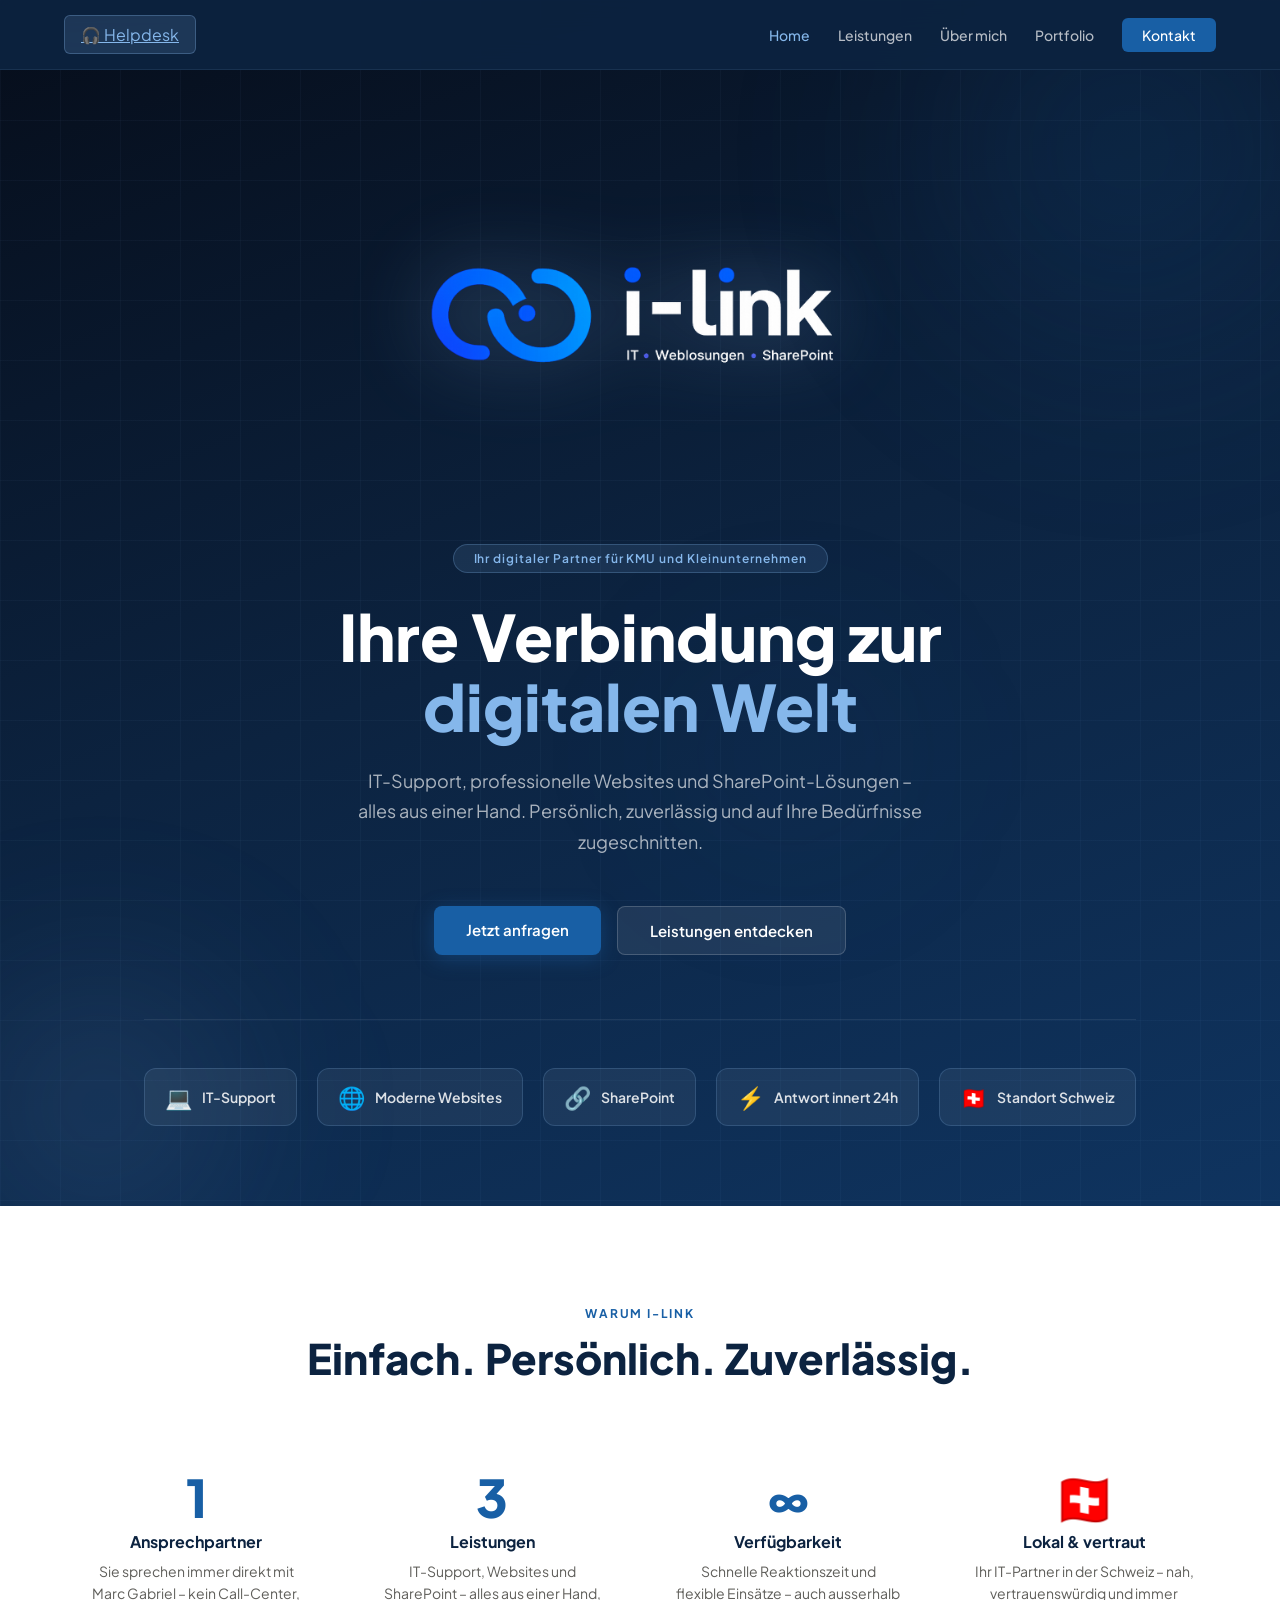
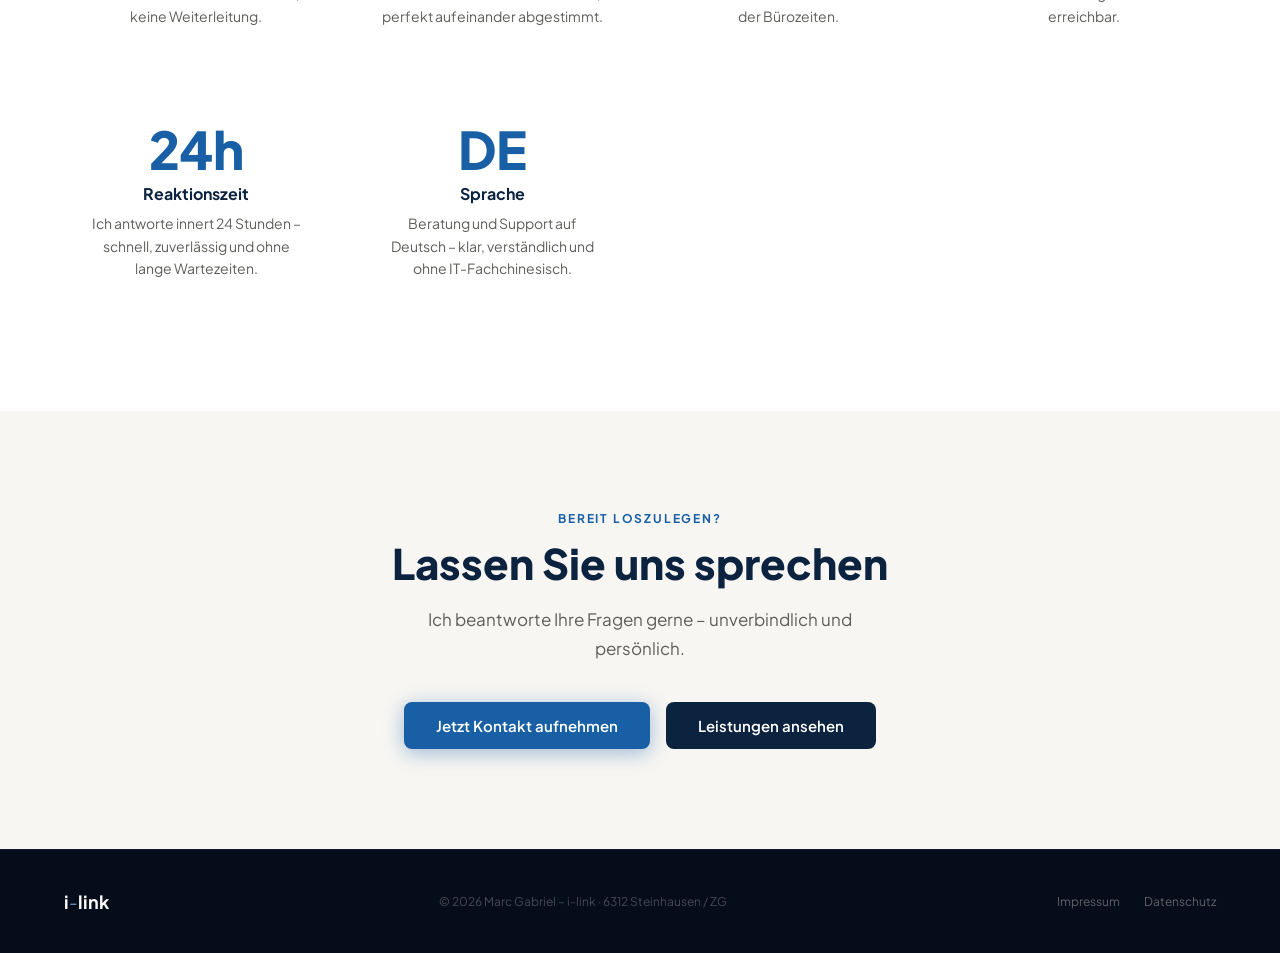
<file: index.html>
<!DOCTYPE html>
<html lang="de">
<head>
  <meta charset="UTF-8">
  <meta name="viewport" content="width=device-width, initial-scale=1.0">
  <title>i-link – Ihre Verbindung zur digitalen Welt</title>
  <link rel="stylesheet" href="style.css">
  <style>
    .hero {
      background: linear-gradient(160deg, #060D1A 0%, #0C2340 50%, #0f3460 100%);
      min-height: 100vh;
      display: flex;
      flex-direction: column;
      align-items: center;
      justify-content: center;
      padding: 120px 5% 80px;
      position: relative;
      overflow: hidden;
      text-align: center;
    }
    .hero::before {
      content: '';
      position: absolute; inset: 0;
      background-image: linear-gradient(rgba(133,183,235,0.04) 1px, transparent 1px), linear-gradient(90deg, rgba(133,183,235,0.04) 1px, transparent 1px);
      background-size: 60px 60px;
      pointer-events: none;
    }
    .orb { position: absolute; border-radius: 50%; filter: blur(80px); animation: float 8s ease-in-out infinite; pointer-events: none; }
    .orb-1 { width: 600px; height: 600px; background: radial-gradient(circle, rgba(24,95,165,0.2) 0%, transparent 70%); top: -150px; right: -150px; }
    .orb-2 { width: 400px; height: 400px; background: radial-gradient(circle, rgba(133,183,235,0.15) 0%, transparent 70%); bottom: -100px; left: -100px; animation-delay: -3s; }
    .orb-3 { width: 300px; height: 300px; background: radial-gradient(circle, rgba(24,95,165,0.1) 0%, transparent 70%); top: 50%; left: 50%; animation-delay: -5s; }
    @keyframes float { 0%,100% { transform: translateY(0) scale(1); } 50% { transform: translateY(-30px) scale(1.05); } }

    .hero-logo {
      margin-bottom: 4px;
      animation: fadeSlideDown 0.9s ease 0.2s both;
      position: relative; z-index: 1;
    }
    .hero-logo img {
      height: 120px;
      width: auto;
      display: block;
      margin: 0 auto;
      filter: drop-shadow(0 0 30px rgba(133,183,235,0.4));
    }

    .hero-badge {
      display: inline-flex; align-items: center; gap: 8px;
      background: rgba(133,183,235,0.12);
      border: 1px solid rgba(133,183,235,0.25);
      color: var(--blue-mid);
      padding: 6px 20px; border-radius: 99px;
      font-size: 12px; font-weight: 600; letter-spacing: 0.08em;
      margin-bottom: 28px;
      animation: fadeSlideDown 0.8s ease 0.4s both;
      position: relative; z-index: 1;
    }

    @keyframes fadeSlideDown { from { opacity: 0; transform: translateY(-20px); } to { opacity: 1; transform: translateY(0); } }
    @keyframes fadeSlideUp { from { opacity: 0; transform: translateY(30px); } to { opacity: 1; transform: translateY(0); } }

    .hero h1 {
      font-size: clamp(36px, 5vw, 68px);
      font-weight: 800;
      color: var(--white);
      line-height: 1.1;
      margin-bottom: 24px;
      animation: fadeSlideUp 0.9s ease 0.6s both;
      position: relative; z-index: 1;
      max-width: 800px;
    }
    .hero h1 span { color: var(--blue-mid); }

    .hero-sub {
      font-size: 18px;
      color: rgba(255,255,255,0.65);
      line-height: 1.7;
      margin-bottom: 48px;
      max-width: 580px;
      animation: fadeSlideUp 0.9s ease 0.8s both;
      position: relative; z-index: 1;
    }

    .hero-btns {
      display: flex; gap: 16px; flex-wrap: wrap;
      justify-content: center;
      animation: fadeSlideUp 0.9s ease 1s both;
      position: relative; z-index: 1;
    }

    .hero-services {
      display: flex; gap: 20px; flex-wrap: wrap;
      justify-content: center;
      margin-top: 64px;
      padding-top: 48px;
      border-top: 1px solid rgba(255,255,255,0.08);
      animation: fadeSlideUp 0.9s ease 1.2s both;
      position: relative; z-index: 1;
    }

    .hero-service {
      display: flex; align-items: center; gap: 10px;
      background: rgba(255,255,255,0.06);
      border: 1px solid rgba(133,183,235,0.2);
      border-radius: 12px;
      padding: 14px 20px;
      transition: background 0.2s, border-color 0.2s, transform 0.2s;
    }
    .hero-service:hover { background: rgba(255,255,255,0.1); border-color: rgba(133,183,235,0.5); transform: translateY(-3px); }
    .hero-service-icon { font-size: 22px; }
    .hero-service-text { font-size: 14px; font-weight: 600; color: rgba(255,255,255,0.85); }

    /* WHY */
    .why-grid { display: grid; grid-template-columns: repeat(auto-fit, minmax(220px, 1fr)); gap: 32px; }
    .why-item { text-align: center; padding: 32px 20px; border-radius: 16px; transition: background 0.3s, transform 0.3s; }
    .why-item:hover { background: var(--blue-light); transform: translateY(-4px); }
    .why-num { font-size: 52px; font-weight: 800; color: var(--blue-main); line-height: 1; margin-bottom: 8px; display: block; }
    .why-title { font-size: 16px; font-weight: 700; color: var(--blue-dark); margin-bottom: 8px; }
    .why-desc { font-size: 14px; color: var(--gray); line-height: 1.6; }

    @media (max-width: 768px) {
      .hero { padding: 100px 5% 60px; }
      .hero-logo img { height: 80px; }
      .hero h1 { font-size: 32px; }
      .hero-services { gap: 12px; }
    }
  </style>
</head>
<body>

<nav id="navbar">
  <a href="#" class="nav-helpdesk" id="nav-helpdesk" onclick="(function(){window.location.href='mailto:'+'helpdesk'+'@'+'i-link.ch';return false;})()">🎧 Helpdesk</a>
  <ul class="nav-links">
    <li><a href="index.html" class="active">Home</a></li>
    <li><a href="leistungen.html">Leistungen</a></li>
    <li><a href="ueber-mich.html">Über mich</a></li>
    <li><a href="portfolio.html">Portfolio</a></li>
    <li><a href="kontakt.html" class="nav-cta">Kontakt</a></li>
  </ul>
  <div class="hamburger" id="hamburger" onclick="toggleMenu()">
    <span id="h1"></span><span id="h2"></span><span id="h3"></span>
  </div>
</nav>
<div class="mobile-menu" id="mobileMenu">
  <a href="index.html" onclick="toggleMenu()">Home</a>
  <a href="leistungen.html" onclick="toggleMenu()">Leistungen</a>
  <a href="ueber-mich.html" onclick="toggleMenu()">Über mich</a>
  <a href="portfolio.html" onclick="toggleMenu()">Portfolio</a>
  <a href="kontakt.html" onclick="toggleMenu()" class="nav-cta">Kontakt</a>
  <a href="#" onclick="(function(){window.location.href='mailto:'+'helpdesk'+'@'+'i-link.ch';})()">🎧 Helpdesk</a>
</div>

<!-- HERO -->
<section class="hero">
  <div class="orb orb-1"></div>
  <div class="orb orb-2"></div>
  <div class="orb orb-3"></div>

  <!-- LOGO PROMINENT -->
  <div class="hero-logo">
    <img src="logo_white.png" alt="i-link" style="height:420px;width:auto;max-width:90vw;filter: drop-shadow(0 0 40px rgba(133,183,235,0.4));">
  </div>

  <div class="hero-badge">Ihr digitaler Partner für KMU und Kleinunternehmen</div>

  <h1>Ihre Verbindung zur <span>digitalen Welt</span></h1>

  <p class="hero-sub">IT-Support, professionelle Websites und SharePoint-Lösungen – alles aus einer Hand. Persönlich, zuverlässig und auf Ihre Bedürfnisse zugeschnitten.</p>

  <div class="hero-btns">
    <a href="kontakt.html" class="btn-primary">Jetzt anfragen</a>
    <a href="leistungen.html" class="btn-secondary">Leistungen entdecken</a>
  </div>

  <div class="hero-services">
    <div class="hero-service"><span class="hero-service-icon">💻</span><span class="hero-service-text">IT-Support</span></div>
    <div class="hero-service"><span class="hero-service-icon">🌐</span><span class="hero-service-text">Moderne Websites</span></div>
    <div class="hero-service"><span class="hero-service-icon">🔗</span><span class="hero-service-text">SharePoint</span></div>
    <div class="hero-service"><span class="hero-service-icon">⚡</span><span class="hero-service-text">Antwort innert 24h</span></div>
    <div class="hero-service"><span class="hero-service-icon">🇨🇭</span><span class="hero-service-text">Standort Schweiz</span></div>
  </div>
</section>

<!-- WARUM i-link -->
<section class="section section-light">
  <div style="text-align:center;margin-bottom:56px;">
    <div class="reveal"><div class="section-tag">Warum i-link</div></div>
    <div class="reveal reveal-delay-1"><h2 class="section-title">Einfach. Persönlich. Zuverlässig.</h2></div>
  </div>
  <div class="why-grid">
    <div class="why-item reveal reveal-delay-1"><span class="why-num">1</span><div class="why-title">Ansprechpartner</div><div class="why-desc">Sie sprechen immer direkt mit Marc Gabriel – kein Call-Center, keine Weiterleitung.</div></div>
    <div class="why-item reveal reveal-delay-2"><span class="why-num">3</span><div class="why-title">Leistungen</div><div class="why-desc">IT-Support, Websites und SharePoint – alles aus einer Hand, perfekt aufeinander abgestimmt.</div></div>
    <div class="why-item reveal reveal-delay-3"><span class="why-num">∞</span><div class="why-title">Verfügbarkeit</div><div class="why-desc">Schnelle Reaktionszeit und flexible Einsätze – auch ausserhalb der Bürozeiten.</div></div>
    <div class="why-item reveal reveal-delay-4"><span class="why-num">🇨🇭</span><div class="why-title">Lokal & vertraut</div><div class="why-desc">Ihr IT-Partner in der Schweiz – nah, vertrauenswürdig und immer erreichbar.</div></div>
    <div class="why-item reveal reveal-delay-1"><span class="why-num">24h</span><div class="why-title">Reaktionszeit</div><div class="why-desc">Ich antworte innert 24 Stunden – schnell, zuverlässig und ohne lange Wartezeiten.</div></div>
    <div class="why-item reveal reveal-delay-2"><span class="why-num">DE</span><div class="why-title">Sprache</div><div class="why-desc">Beratung und Support auf Deutsch – klar, verständlich und ohne IT-Fachchinesisch.</div></div>
  </div>
</section>

<!-- CTA -->
<section class="section section-gray">
  <div style="text-align:center;" class="reveal">
    <div class="section-tag">Bereit loszulegen?</div>
    <h2 class="section-title">Lassen Sie uns sprechen</h2>
    <p style="font-size:17px;color:var(--gray);line-height:1.7;max-width:500px;margin:0 auto 40px;">Ich beantworte Ihre Fragen gerne – unverbindlich und persönlich.</p>
    <div style="display:flex;gap:16px;justify-content:center;flex-wrap:wrap;">
      <a href="kontakt.html" class="btn-primary">Jetzt Kontakt aufnehmen</a>
      <a href="leistungen.html" style="background:var(--blue-dark);color:var(--white);padding:14px 32px;border-radius:8px;font-size:15px;font-weight:600;text-decoration:none;">Leistungen ansehen</a>
    </div>
  </div>
</section>

<footer>
  <div class="footer-logo">i<span>-</span>link</div>
  <div class="footer-copy">© 2026 Marc Gabriel – i-link · 6312 Steinhausen / ZG</div>
  <div class="footer-links">
    <a href="impressum.html">Impressum</a>
    <a href="datenschutz.html">Datenschutz</a>
  </div>
</footer>

<script src="script.js"></script>
</body>
</html>
</file>
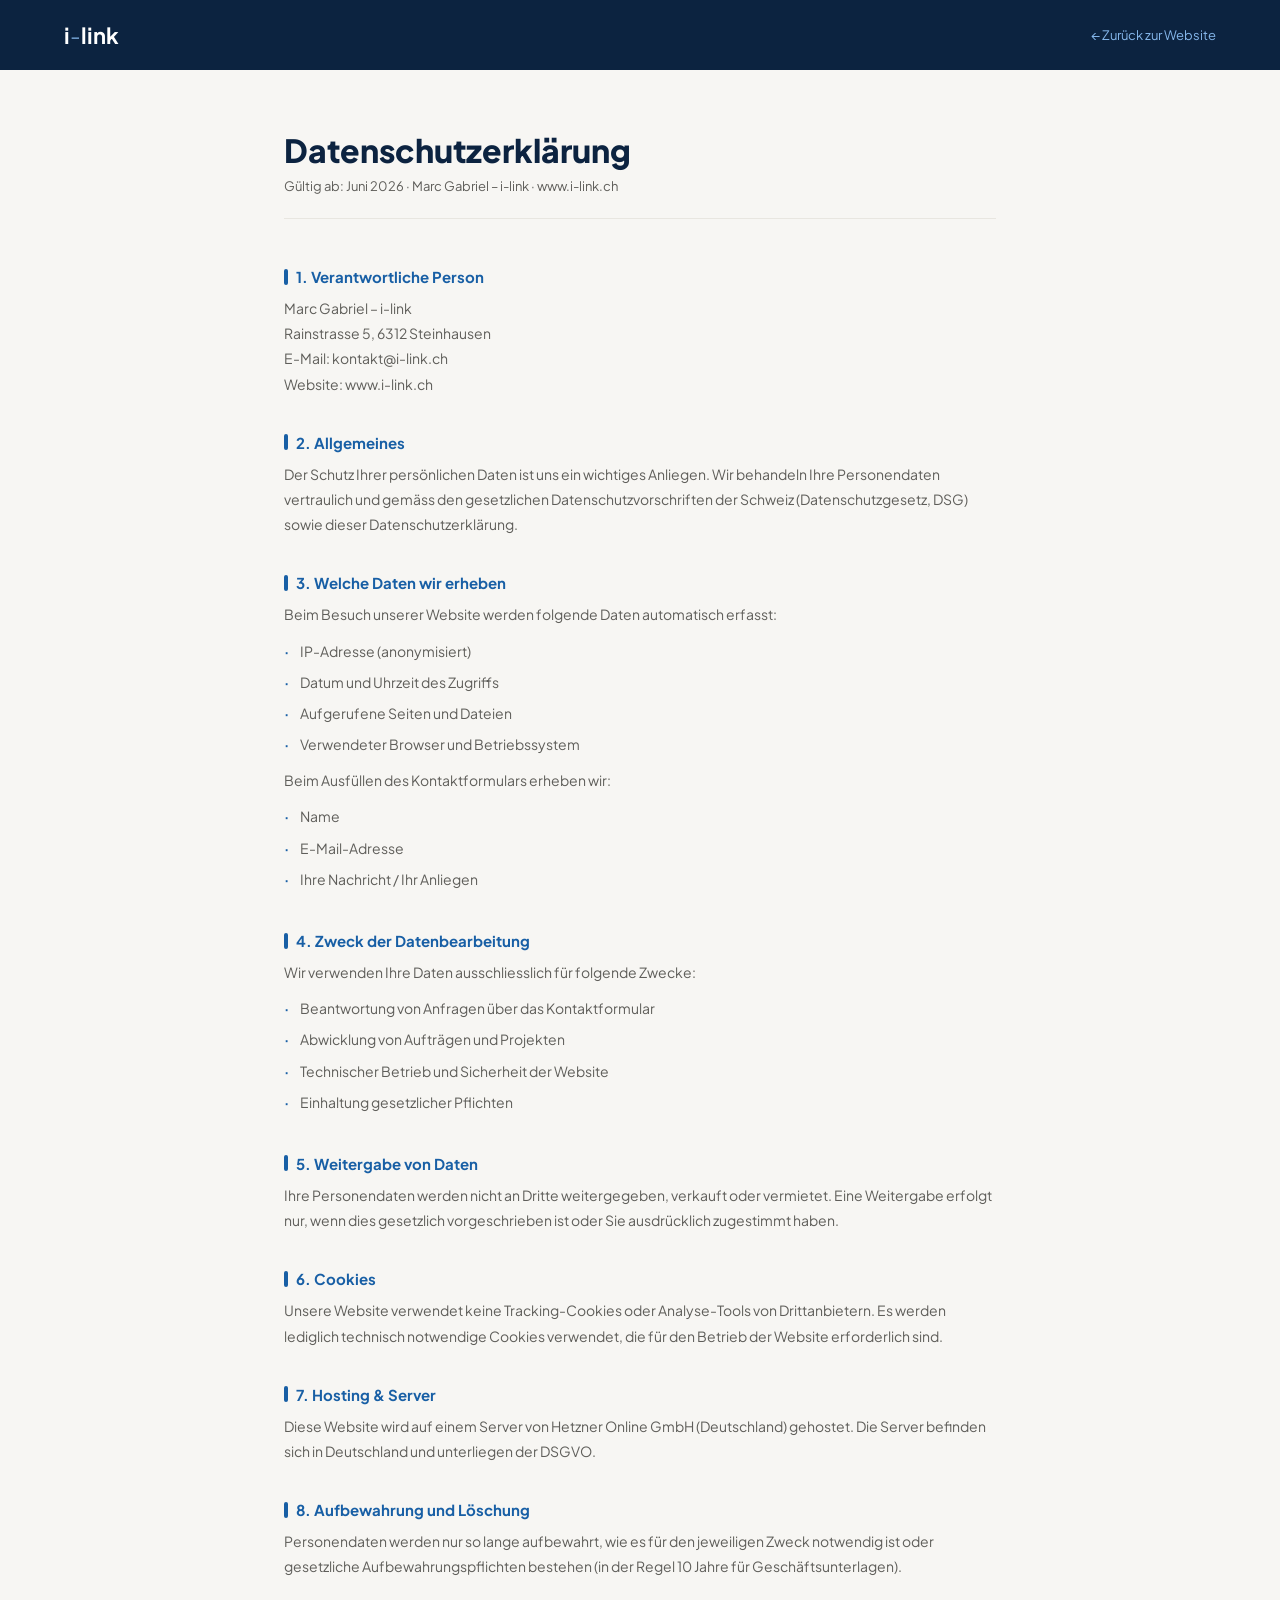
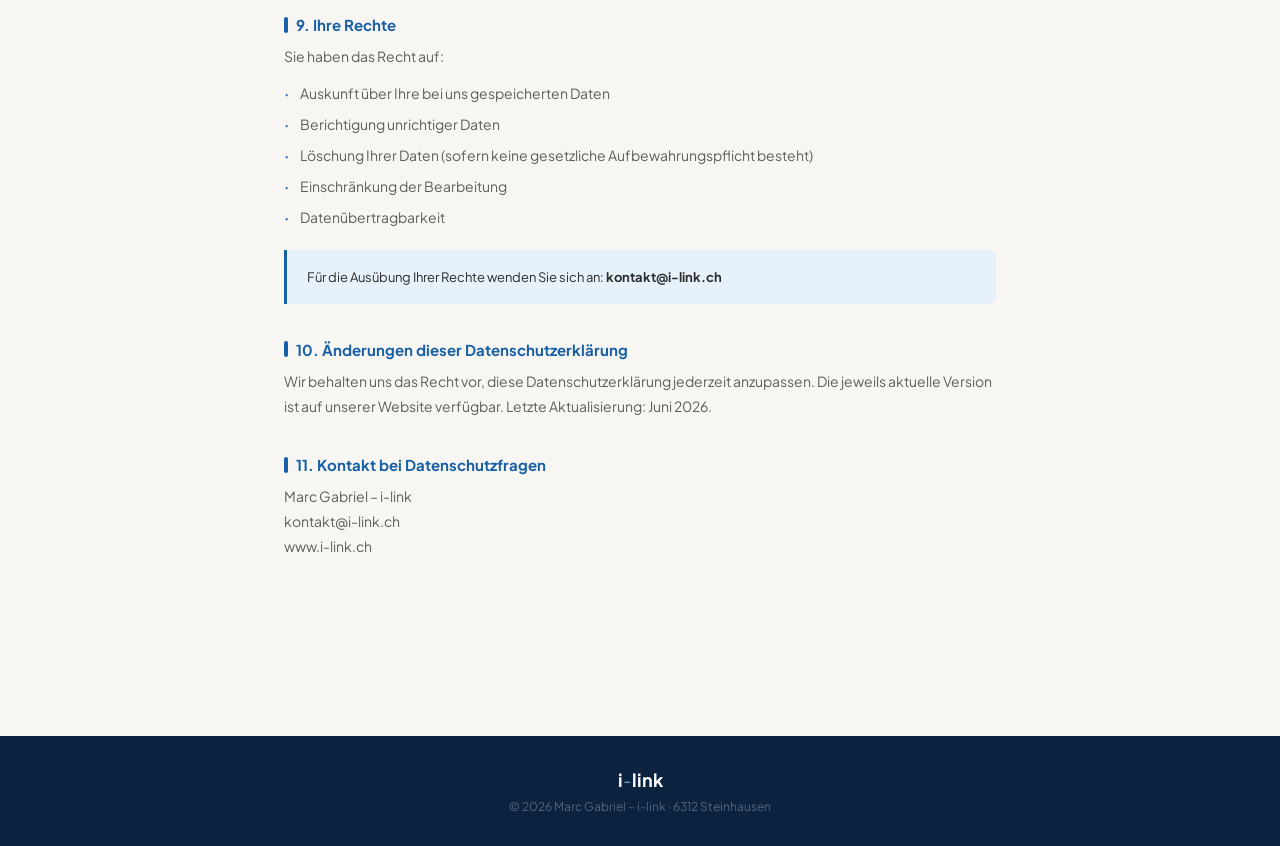
<file: datenschutz.html>
<!DOCTYPE html>
<html lang="de">
<head>
  <meta charset="UTF-8">
  <meta name="viewport" content="width=device-width, initial-scale=1.0">
  <title>Datenschutzerklärung – i-link</title>
  <link href="https://fonts.googleapis.com/css2?family=Plus+Jakarta+Sans:wght@300;400;500;600;700;800&display=swap" rel="stylesheet">
  <style>
    :root {
      --blue-dark: #0C2340; --blue-main: #185FA5;
      --blue-mid: #85B7EB; --blue-light: #E6F1FB;
      --anthrazit: #2C2C2A; --gray: #5F5E5A; --white: #ffffff;
    }
    * { margin: 0; padding: 0; box-sizing: border-box; }
    body { font-family: 'Plus Jakarta Sans', sans-serif; background: #F7F6F3; color: var(--anthrazit); }
    nav {
      background: var(--blue-dark); padding: 0 5%; height: 70px;
      display: flex; align-items: center; justify-content: space-between;
      position: sticky; top: 0; z-index: 100;
    }
    .nav-logo { font-size: 22px; font-weight: 700; color: white; text-decoration: none; }
    .nav-logo span { font-weight: 300; color: var(--blue-mid); }
    .nav-back { color: var(--blue-mid); text-decoration: none; font-size: 13px; }
    .nav-back:hover { color: white; }
    .container { max-width: 760px; margin: 60px auto; padding: 0 24px 80px; }
    .page-title { font-size: 32px; font-weight: 800; color: var(--blue-dark); margin-bottom: 8px; }
    .page-sub { font-size: 13px; color: var(--gray); margin-bottom: 48px; padding-bottom: 24px; border-bottom: 1px solid #E8E6E0; }
    .section { margin-bottom: 36px; }
    .section-title { font-size: 15px; font-weight: 700; color: var(--blue-main); margin-bottom: 10px; display: flex; align-items: center; gap: 8px; }
    .section-title::before { content: ''; width: 4px; height: 16px; background: var(--blue-main); border-radius: 2px; display: block; }
    .section p { font-size: 14px; color: var(--gray); line-height: 1.8; margin-bottom: 8px; }
    .section ul { list-style: none; padding: 0; margin: 8px 0; }
    .section ul li { font-size: 14px; color: var(--gray); line-height: 1.8; padding: 3px 0 3px 16px; position: relative; }
    .section ul li::before { content: '·'; position: absolute; left: 0; color: var(--blue-main); font-weight: 700; }
    .highlight { background: var(--blue-light); border-left: 3px solid var(--blue-main); border-radius: 0 8px 8px 0; padding: 16px 20px; margin: 16px 0; font-size: 13px; color: var(--anthrazit); line-height: 1.7; }
    footer { background: var(--blue-dark); padding: 32px 5%; text-align: center; }
    .footer-logo { font-size: 18px; font-weight: 700; color: white; margin-bottom: 8px; }
    .footer-logo span { font-weight: 300; color: var(--blue-mid); }
    .footer-copy { font-size: 12px; color: rgba(255,255,255,0.3); }
  </style>
</head>
<body>

<nav>
  <a href="index.html" class="nav-logo">i<span>-</span>link</a>
  <a href="index.html" class="nav-back">← Zurück zur Website</a>
</nav>

<div class="container">
  <h1 class="page-title">Datenschutzerklärung</h1>
  <p class="page-sub">Gültig ab: Juni 2026 · Marc Gabriel – i-link · www.i-link.ch</p>

  <div class="section">
    <div class="section-title">1. Verantwortliche Person</div>
    <p>Marc Gabriel – i-link<br>Rainstrasse 5, 6312 Steinhausen<br>E-Mail: kontakt@i-link.ch<br>Website: www.i-link.ch</p>
  </div>

  <div class="section">
    <div class="section-title">2. Allgemeines</div>
    <p>Der Schutz Ihrer persönlichen Daten ist uns ein wichtiges Anliegen. Wir behandeln Ihre Personendaten vertraulich und gemäss den gesetzlichen Datenschutzvorschriften der Schweiz (Datenschutzgesetz, DSG) sowie dieser Datenschutzerklärung.</p>
  </div>

  <div class="section">
    <div class="section-title">3. Welche Daten wir erheben</div>
    <p>Beim Besuch unserer Website werden folgende Daten automatisch erfasst:</p>
    <ul>
      <li>IP-Adresse (anonymisiert)</li>
      <li>Datum und Uhrzeit des Zugriffs</li>
      <li>Aufgerufene Seiten und Dateien</li>
      <li>Verwendeter Browser und Betriebssystem</li>
    </ul>
    <p>Beim Ausfüllen des Kontaktformulars erheben wir:</p>
    <ul>
      <li>Name</li>
      <li>E-Mail-Adresse</li>
      <li>Ihre Nachricht / Ihr Anliegen</li>
    </ul>
  </div>

  <div class="section">
    <div class="section-title">4. Zweck der Datenbearbeitung</div>
    <p>Wir verwenden Ihre Daten ausschliesslich für folgende Zwecke:</p>
    <ul>
      <li>Beantwortung von Anfragen über das Kontaktformular</li>
      <li>Abwicklung von Aufträgen und Projekten</li>
      <li>Technischer Betrieb und Sicherheit der Website</li>
      <li>Einhaltung gesetzlicher Pflichten</li>
    </ul>
  </div>

  <div class="section">
    <div class="section-title">5. Weitergabe von Daten</div>
    <p>Ihre Personendaten werden nicht an Dritte weitergegeben, verkauft oder vermietet. Eine Weitergabe erfolgt nur, wenn dies gesetzlich vorgeschrieben ist oder Sie ausdrücklich zugestimmt haben.</p>
  </div>

  <div class="section">
    <div class="section-title">6. Cookies</div>
    <p>Unsere Website verwendet keine Tracking-Cookies oder Analyse-Tools von Drittanbietern. Es werden lediglich technisch notwendige Cookies verwendet, die für den Betrieb der Website erforderlich sind.</p>
  </div>

  <div class="section">
    <div class="section-title">7. Hosting & Server</div>
    <p>Diese Website wird auf einem Server von Hetzner Online GmbH (Deutschland) gehostet. Die Server befinden sich in Deutschland und unterliegen der DSGVO.</p>
  </div>

  <div class="section">
    <div class="section-title">8. Aufbewahrung und Löschung</div>
    <p>Personendaten werden nur so lange aufbewahrt, wie es für den jeweiligen Zweck notwendig ist oder gesetzliche Aufbewahrungspflichten bestehen (in der Regel 10 Jahre für Geschäftsunterlagen).</p>
  </div>

  <div class="section">
    <div class="section-title">9. Ihre Rechte</div>
    <p>Sie haben das Recht auf:</p>
    <ul>
      <li>Auskunft über Ihre bei uns gespeicherten Daten</li>
      <li>Berichtigung unrichtiger Daten</li>
      <li>Löschung Ihrer Daten (sofern keine gesetzliche Aufbewahrungspflicht besteht)</li>
      <li>Einschränkung der Bearbeitung</li>
      <li>Datenübertragbarkeit</li>
    </ul>
    <div class="highlight">Für die Ausübung Ihrer Rechte wenden Sie sich an: <strong>kontakt@i-link.ch</strong></div>
  </div>

  <div class="section">
    <div class="section-title">10. Änderungen dieser Datenschutzerklärung</div>
    <p>Wir behalten uns das Recht vor, diese Datenschutzerklärung jederzeit anzupassen. Die jeweils aktuelle Version ist auf unserer Website verfügbar. Letzte Aktualisierung: Juni 2026.</p>
  </div>

  <div class="section">
    <div class="section-title">11. Kontakt bei Datenschutzfragen</div>
    <p>Marc Gabriel – i-link<br>kontakt@i-link.ch<br>www.i-link.ch</p>
  </div>
</div>

<footer>
  <div class="footer-logo">i<span>-</span>link</div>
  <p class="footer-copy">© 2026 Marc Gabriel – i-link · 6312 Steinhausen</p>
</footer>

</body>
</html>
</file>
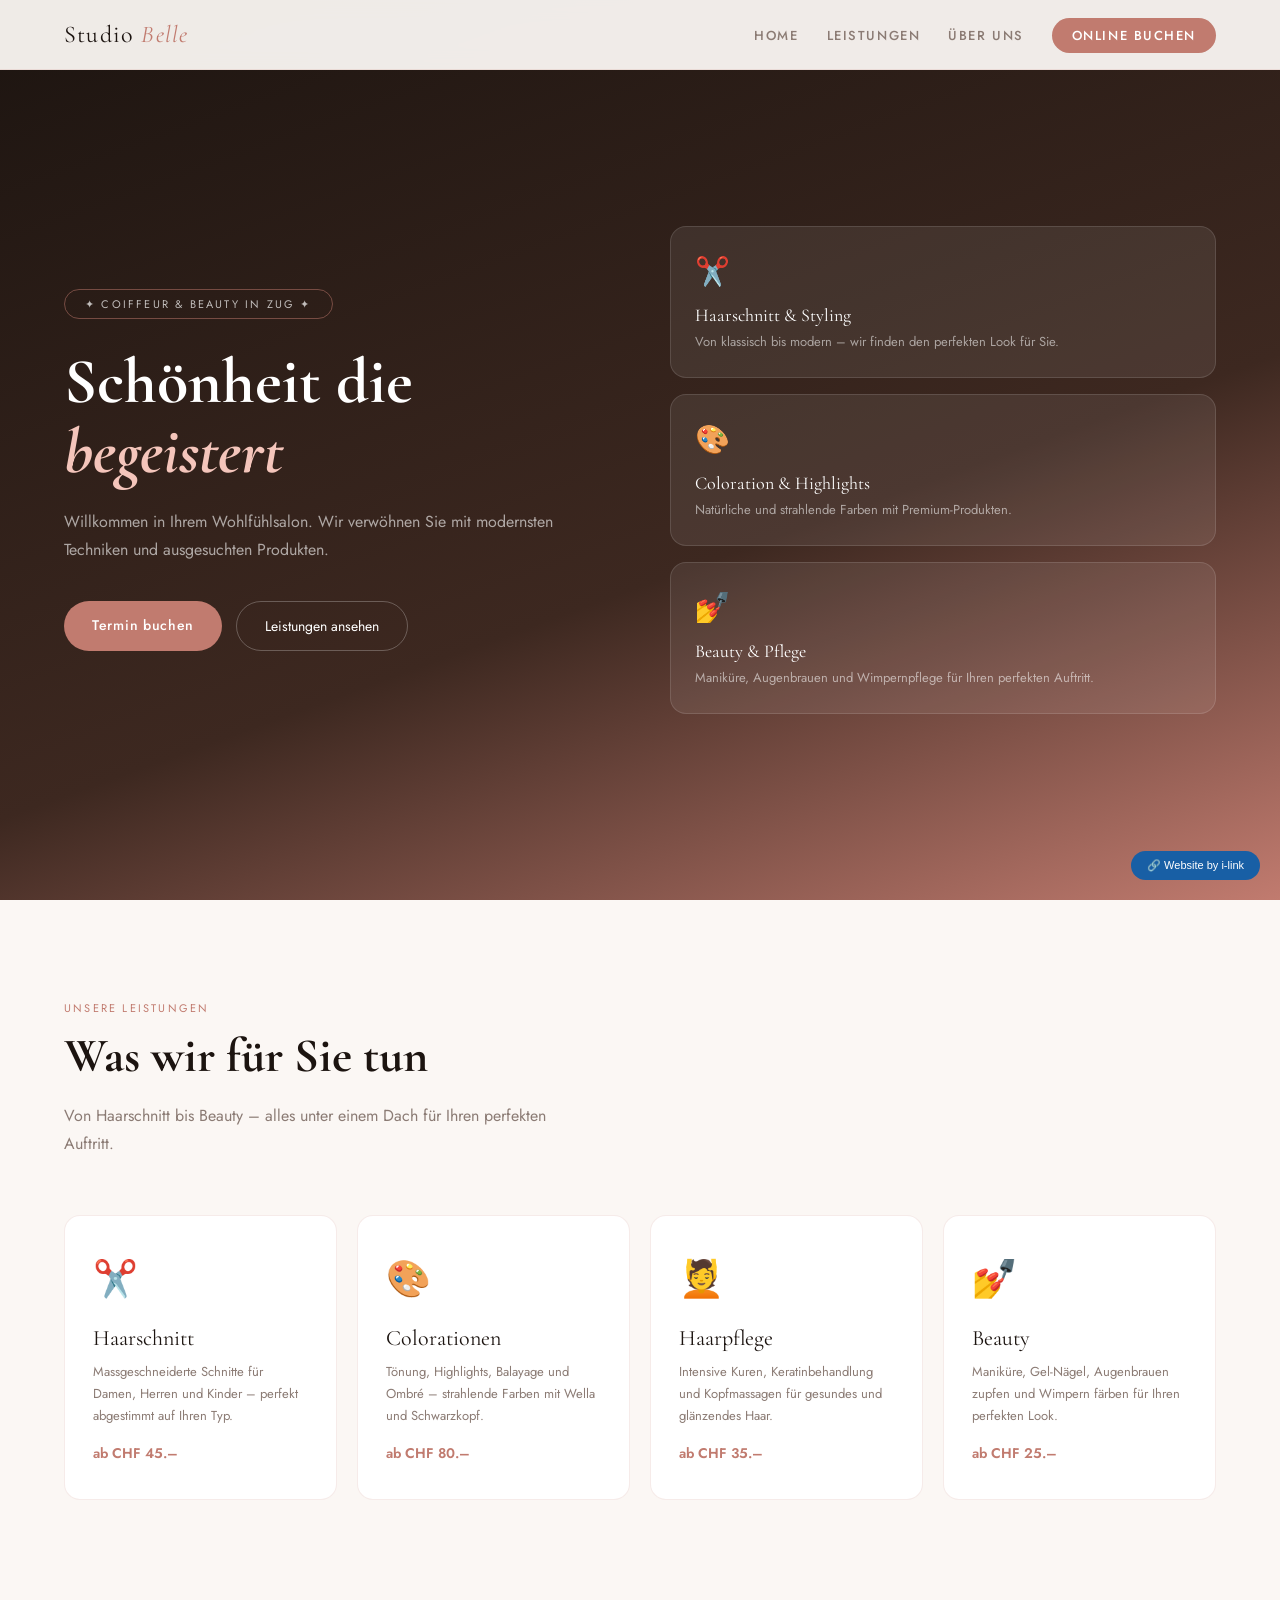
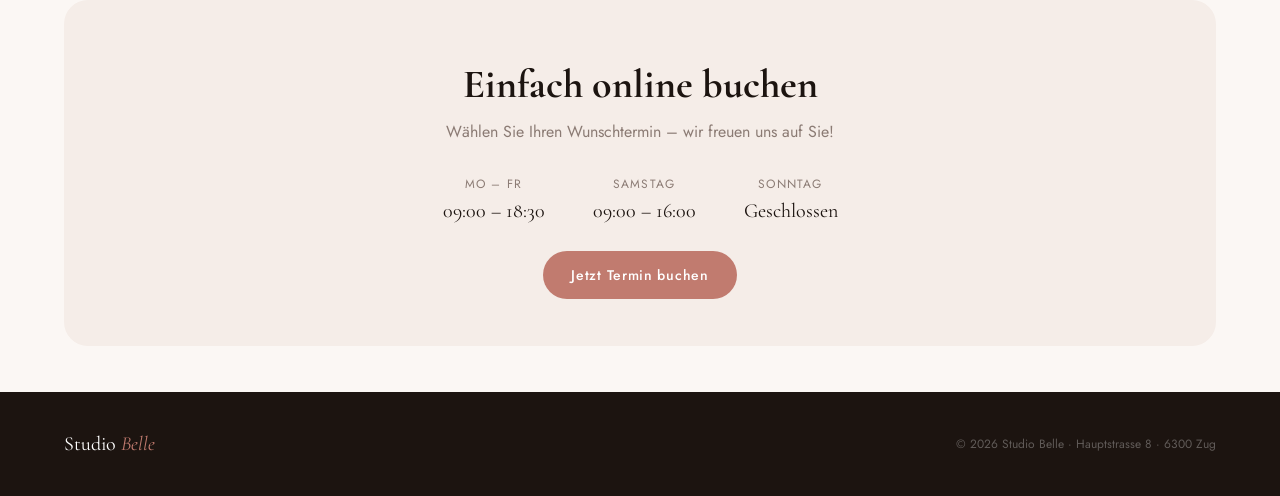
<file: demo_coiffeur.html>
<!DOCTYPE html>
<html lang="de">
<head>
  <meta charset="UTF-8">
  <meta name="viewport" content="width=device-width, initial-scale=1.0">
  <title>Studio Belle – Coiffeur & Beauty</title>
  <link href="https://fonts.googleapis.com/css2?family=Cormorant+Garamond:ital,wght@0,400;0,600;1,400&family=Jost:wght@300;400;500;600&display=swap" rel="stylesheet">
  <style>
    :root {
      --rose: #C17B6F;
      --dark: #1C1410;
      --warm: #F5EDE8;
      --taupe: #8B7B74;
      --cream: #FBF7F4;
    }
    * { margin: 0; padding: 0; box-sizing: border-box; }
    body { font-family: 'Jost', sans-serif; background: var(--cream); color: var(--dark); }

    nav {
      position: fixed; top: 0; left: 0; right: 0; z-index: 100;
      background: rgba(251,247,244,0.95); backdrop-filter: blur(10px);
      border-bottom: 1px solid rgba(193,123,111,0.15);
      padding: 0 5%; height: 70px;
      display: flex; align-items: center; justify-content: space-between;
    }
    .nav-logo { font-family: 'Cormorant Garamond', serif; font-size: 24px; color: var(--dark); letter-spacing: 0.05em; }
    .nav-logo span { color: var(--rose); font-style: italic; }
    .nav-links { display: flex; gap: 28px; list-style: none; }
    .nav-links a { color: var(--taupe); text-decoration: none; font-size: 13px; letter-spacing: 0.12em; text-transform: uppercase; font-weight: 500; transition: color 0.2s; }
    .nav-links a:hover { color: var(--rose); }
    .nav-book { background: var(--rose); color: #fff !important; padding: 8px 20px; border-radius: 99px; }

    .hero {
      min-height: 100vh; padding: 120px 5% 80px;
      background: linear-gradient(160deg, #1C1410 0%, #3D2820 60%, #C17B6F 100%);
      display: grid; grid-template-columns: 1fr 1fr; gap: 60px; align-items: center;
    }
    .hero-left { }
    .hero-badge { display: inline-block; border: 1px solid rgba(193,123,111,0.5); color: rgba(255,255,255,0.7); padding: 6px 20px; border-radius: 99px; font-size: 11px; letter-spacing: 0.2em; text-transform: uppercase; margin-bottom: 28px; }
    .hero h1 { font-family: 'Cormorant Garamond', serif; font-size: clamp(40px, 5vw, 70px); color: #fff; line-height: 1.1; margin-bottom: 20px; }
    .hero h1 em { color: #F4C5BB; font-style: italic; }
    .hero-sub { font-size: 16px; color: rgba(255,255,255,0.6); line-height: 1.8; margin-bottom: 36px; }
    .hero-btns { display: flex; gap: 14px; flex-wrap: wrap; }
    .btn-rose { background: var(--rose); color: #fff; padding: 14px 28px; border-radius: 99px; text-decoration: none; font-size: 14px; font-weight: 500; letter-spacing: 0.05em; transition: opacity 0.2s; }
    .btn-rose:hover { opacity: 0.85; }
    .btn-light { border: 1px solid rgba(255,255,255,0.25); color: #fff; padding: 14px 28px; border-radius: 99px; text-decoration: none; font-size: 14px; transition: border-color 0.2s; }
    .btn-light:hover { border-color: rgba(255,255,255,0.6); }
    .hero-right { display: flex; flex-direction: column; gap: 16px; }
    .hero-card { background: rgba(255,255,255,0.08); border: 1px solid rgba(255,255,255,0.12); border-radius: 16px; padding: 24px; }
    .hero-card-icon { font-size: 28px; margin-bottom: 12px; }
    .hero-card-title { font-family: 'Cormorant Garamond', serif; font-size: 18px; color: #fff; margin-bottom: 6px; }
    .hero-card-text { font-size: 13px; color: rgba(255,255,255,0.55); line-height: 1.6; }

    .section { padding: 100px 5%; }
    .section-tag { font-size: 11px; letter-spacing: 0.2em; text-transform: uppercase; color: var(--rose); margin-bottom: 12px; }
    .section-title { font-family: 'Cormorant Garamond', serif; font-size: clamp(28px, 4vw, 48px); color: var(--dark); line-height: 1.2; margin-bottom: 16px; }
    .section-sub { font-size: 16px; color: var(--taupe); line-height: 1.8; max-width: 520px; margin-bottom: 56px; }

    .services-grid { display: grid; grid-template-columns: repeat(auto-fit, minmax(240px, 1fr)); gap: 20px; }
    .service-card { background: #fff; border-radius: 16px; padding: 36px 28px; border: 1px solid rgba(193,123,111,0.15); transition: all 0.2s; }
    .service-card:hover { border-color: var(--rose); transform: translateY(-4px); box-shadow: 0 12px 32px rgba(193,123,111,0.15); }
    .service-icon { font-size: 36px; margin-bottom: 20px; }
    .service-title { font-family: 'Cormorant Garamond', serif; font-size: 22px; color: var(--dark); margin-bottom: 10px; }
    .service-desc { font-size: 13px; color: var(--taupe); line-height: 1.7; margin-bottom: 16px; }
    .service-price { font-size: 14px; color: var(--rose); font-weight: 600; }

    .booking-section { background: var(--warm); border-radius: 24px; padding: 60px; margin: 0 5%; text-align: center; }
    .booking-section h2 { font-family: 'Cormorant Garamond', serif; font-size: 40px; color: var(--dark); margin-bottom: 12px; }
    .booking-section p { color: var(--taupe); margin-bottom: 32px; font-size: 16px; }
    .booking-hours { display: flex; justify-content: center; gap: 48px; flex-wrap: wrap; margin-bottom: 40px; }
    .hour-item { text-align: center; }
    .hour-day { font-size: 12px; letter-spacing: 0.1em; text-transform: uppercase; color: var(--taupe); margin-bottom: 6px; }
    .hour-time { font-family: 'Cormorant Garamond', serif; font-size: 20px; color: var(--dark); }

    footer { background: var(--dark); padding: 40px 5%; display: flex; justify-content: space-between; align-items: center; flex-wrap: wrap; gap: 16px; }
    .footer-logo { font-family: 'Cormorant Garamond', serif; font-size: 20px; color: #fff; }
    .footer-logo span { color: var(--rose); font-style: italic; }
    .footer-copy { font-size: 12px; color: rgba(255,255,255,0.3); }
    .ilink-badge { position: fixed; bottom: 20px; right: 20px; background: #185FA5; color: #fff; padding: 8px 16px; border-radius: 99px; font-size: 11px; text-decoration: none; font-family: sans-serif; }
  </style>
</head>
<body>

<nav>
  <div class="nav-logo">Studio <span>Belle</span></div>
  <ul class="nav-links">
    <li><a href="#">Home</a></li>
    <li><a href="#">Leistungen</a></li>
    <li><a href="#">Über uns</a></li>
    <li><a href="#" class="nav-book">Online buchen</a></li>
  </ul>
</nav>

<section class="hero">
  <div class="hero-left">
    <div class="hero-badge">✦ Coiffeur & Beauty in Zug ✦</div>
    <h1>Schönheit die<br><em>begeistert</em></h1>
    <p class="hero-sub">Willkommen in Ihrem Wohlfühlsalon. Wir verwöhnen Sie mit modernsten Techniken und ausgesuchten Produkten.</p>
    <div class="hero-btns">
      <a href="#" class="btn-rose">Termin buchen</a>
      <a href="#" class="btn-light">Leistungen ansehen</a>
    </div>
  </div>
  <div class="hero-right">
    <div class="hero-card">
      <div class="hero-card-icon">✂️</div>
      <div class="hero-card-title">Haarschnitt & Styling</div>
      <p class="hero-card-text">Von klassisch bis modern – wir finden den perfekten Look für Sie.</p>
    </div>
    <div class="hero-card">
      <div class="hero-card-icon">🎨</div>
      <div class="hero-card-title">Coloration & Highlights</div>
      <p class="hero-card-text">Natürliche und strahlende Farben mit Premium-Produkten.</p>
    </div>
    <div class="hero-card">
      <div class="hero-card-icon">💅</div>
      <div class="hero-card-title">Beauty & Pflege</div>
      <p class="hero-card-text">Maniküre, Augenbrauen und Wimpernpflege für Ihren perfekten Auftritt.</p>
    </div>
  </div>
</section>

<section class="section">
  <div class="section-tag">Unsere Leistungen</div>
  <h2 class="section-title">Was wir für Sie tun</h2>
  <p class="section-sub">Von Haarschnitt bis Beauty – alles unter einem Dach für Ihren perfekten Auftritt.</p>
  <div class="services-grid">
    <div class="service-card"><div class="service-icon">✂️</div><div class="service-title">Haarschnitt</div><p class="service-desc">Massgeschneiderte Schnitte für Damen, Herren und Kinder – perfekt abgestimmt auf Ihren Typ.</p><div class="service-price">ab CHF 45.–</div></div>
    <div class="service-card"><div class="service-icon">🎨</div><div class="service-title">Colorationen</div><p class="service-desc">Tönung, Highlights, Balayage und Ombré – strahlende Farben mit Wella und Schwarzkopf.</p><div class="service-price">ab CHF 80.–</div></div>
    <div class="service-card"><div class="service-icon">💆</div><div class="service-title">Haarpflege</div><p class="service-desc">Intensive Kuren, Keratinbehandlung und Kopfmassagen für gesundes und glänzendes Haar.</p><div class="service-price">ab CHF 35.–</div></div>
    <div class="service-card"><div class="service-icon">💅</div><div class="service-title">Beauty</div><p class="service-desc">Maniküre, Gel-Nägel, Augenbrauen zupfen und Wimpern färben für Ihren perfekten Look.</p><div class="service-price">ab CHF 25.–</div></div>
  </div>
</section>

<div class="booking-section">
  <h2>Einfach online buchen</h2>
  <p>Wählen Sie Ihren Wunschtermin – wir freuen uns auf Sie!</p>
  <div class="booking-hours">
    <div class="hour-item"><div class="hour-day">Mo – Fr</div><div class="hour-time">09:00 – 18:30</div></div>
    <div class="hour-item"><div class="hour-day">Samstag</div><div class="hour-time">09:00 – 16:00</div></div>
    <div class="hour-item"><div class="hour-day">Sonntag</div><div class="hour-time">Geschlossen</div></div>
  </div>
  <a href="#" class="btn-rose">Jetzt Termin buchen</a>
</div>

<br><br>

<footer>
  <div class="footer-logo">Studio <span>Belle</span></div>
  <div class="footer-copy">© 2026 Studio Belle · Hauptstrasse 8 · 6300 Zug</div>
</footer>

<a href="https://www.i-link.ch" class="ilink-badge">🔗 Website by i-link</a>

</body>
</html>
</file>
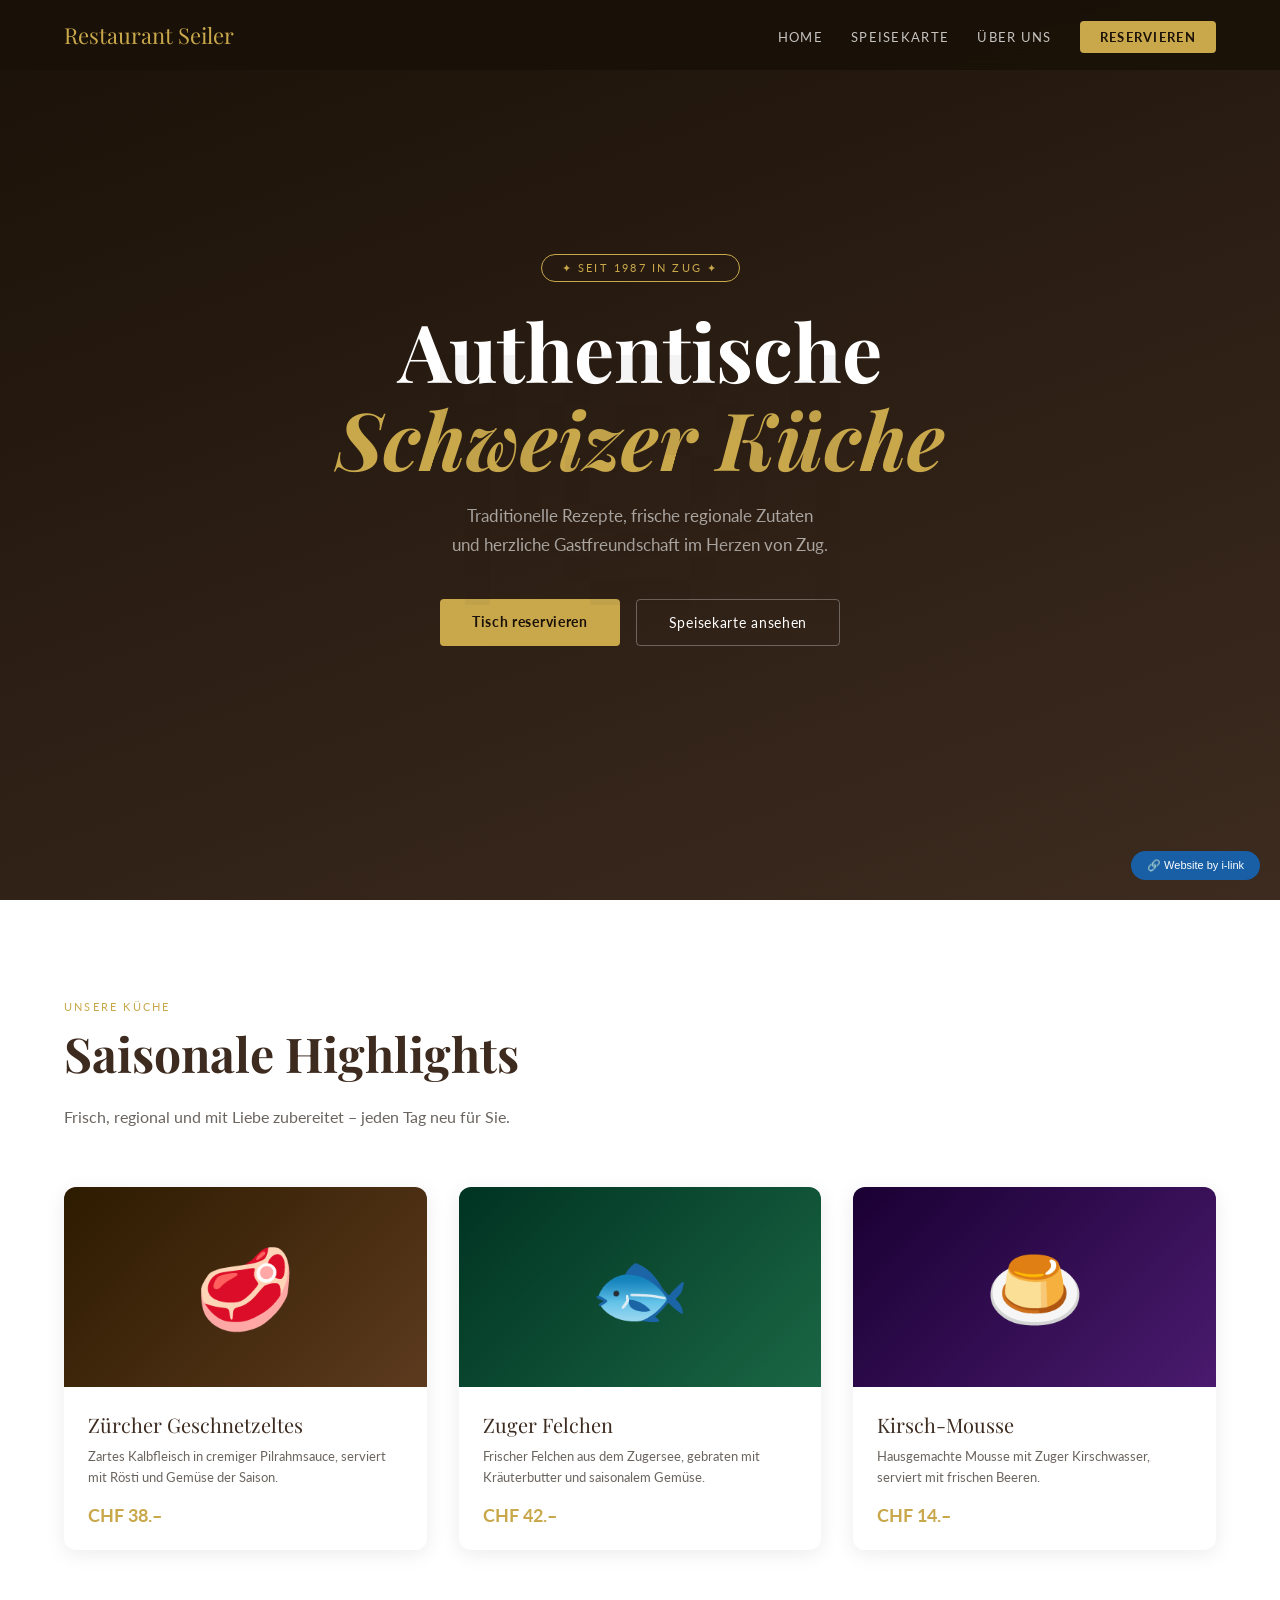
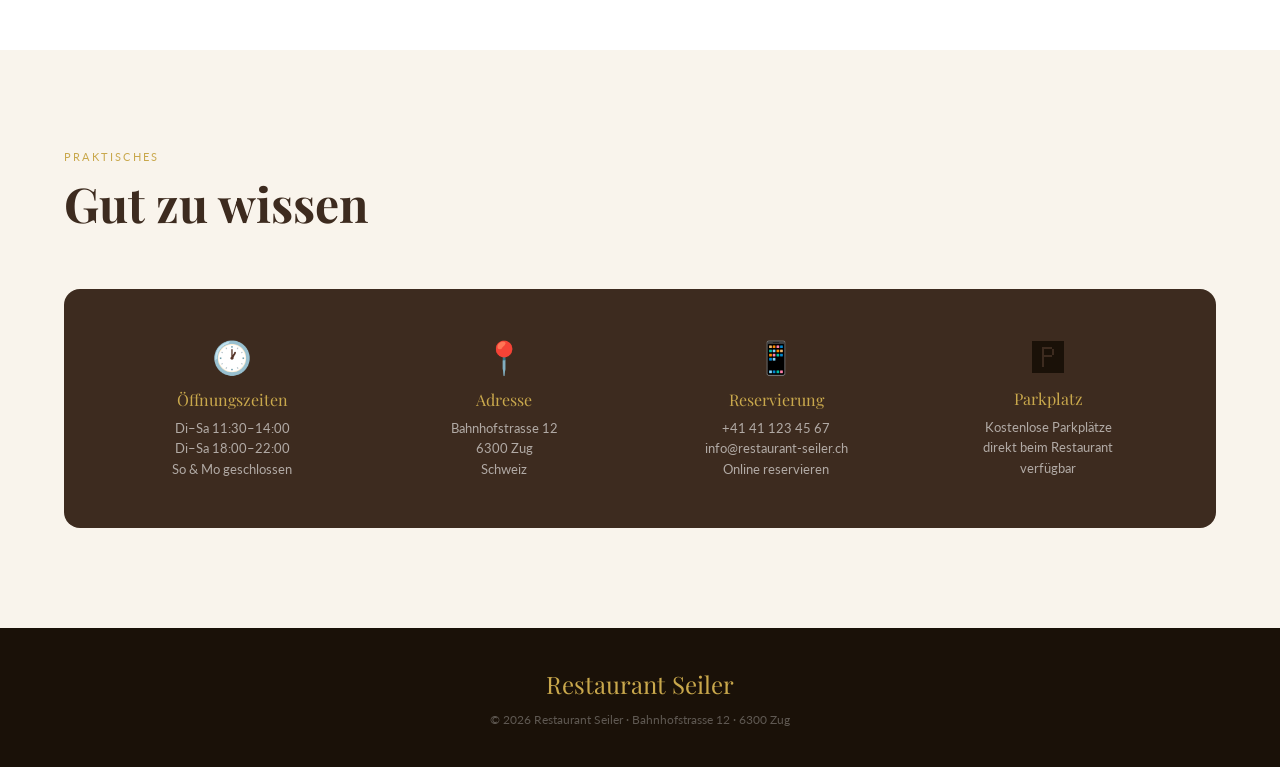
<file: demo_restaurant.html>
<!DOCTYPE html>
<html lang="de">
<head>
  <meta charset="UTF-8">
  <meta name="viewport" content="width=device-width, initial-scale=1.0">
  <title>Restaurant Seiler – Authentische Schweizer Küche</title>
  <link href="https://fonts.googleapis.com/css2?family=Playfair+Display:ital,wght@0,400;0,700;1,400&family=Lato:wght@300;400;700&display=swap" rel="stylesheet">
  <style>
    :root {
      --gold: #C9A84C;
      --dark: #1A1108;
      --brown: #3D2B1F;
      --cream: #F9F4EC;
      --gray: #6B6560;
    }
    * { margin: 0; padding: 0; box-sizing: border-box; }
    body { font-family: 'Lato', sans-serif; background: var(--cream); color: var(--dark); }

    nav {
      position: fixed; top: 0; left: 0; right: 0; z-index: 100;
      background: rgba(26,17,8,0.95);
      padding: 0 5%; height: 70px;
      display: flex; align-items: center; justify-content: space-between;
      backdrop-filter: blur(10px);
    }
    .nav-logo { font-family: 'Playfair Display', serif; font-size: 22px; color: var(--gold); }
    .nav-links { display: flex; gap: 28px; list-style: none; }
    .nav-links a { color: rgba(255,255,255,0.75); text-decoration: none; font-size: 13px; letter-spacing: 0.1em; text-transform: uppercase; transition: color 0.2s; }
    .nav-links a:hover { color: var(--gold); }
    .nav-reserve { background: var(--gold); color: var(--dark) !important; padding: 8px 20px; border-radius: 4px; font-weight: 700 !important; }

    .hero {
      height: 100vh;
      background: linear-gradient(160deg, #1A1108 0%, #3D2B1F 100%);
      display: flex; align-items: center; justify-content: center;
      text-align: center; position: relative; overflow: hidden;
    }
    .hero::before {
      content: '🍽';
      position: absolute; font-size: 400px; opacity: 0.04;
      top: 50%; left: 50%; transform: translate(-50%, -50%);
    }
    .hero-badge {
      display: inline-block;
      border: 1px solid var(--gold);
      color: var(--gold);
      padding: 6px 20px; border-radius: 99px;
      font-size: 11px; letter-spacing: 0.2em; text-transform: uppercase;
      margin-bottom: 24px;
    }
    .hero h1 { font-family: 'Playfair Display', serif; font-size: clamp(42px, 7vw, 80px); color: #fff; line-height: 1.1; margin-bottom: 20px; }
    .hero h1 em { color: var(--gold); font-style: italic; }
    .hero-sub { font-size: 17px; color: rgba(255,255,255,0.6); margin-bottom: 40px; line-height: 1.7; }
    .hero-btns { display: flex; gap: 16px; justify-content: center; flex-wrap: wrap; }
    .btn-gold { background: var(--gold); color: var(--dark); padding: 14px 32px; border-radius: 4px; text-decoration: none; font-weight: 700; font-size: 14px; letter-spacing: 0.05em; transition: opacity 0.2s; }
    .btn-gold:hover { opacity: 0.85; }
    .btn-outline { border: 1px solid rgba(255,255,255,0.3); color: #fff; padding: 14px 32px; border-radius: 4px; text-decoration: none; font-size: 14px; letter-spacing: 0.05em; transition: border-color 0.2s; }
    .btn-outline:hover { border-color: var(--gold); color: var(--gold); }

    .section { padding: 100px 5%; }
    .section-tag { font-size: 11px; letter-spacing: 0.2em; text-transform: uppercase; color: var(--gold); margin-bottom: 12px; }
    .section-title { font-family: 'Playfair Display', serif; font-size: clamp(28px, 4vw, 48px); color: var(--brown); line-height: 1.2; margin-bottom: 20px; }
    .section-sub { font-size: 16px; color: var(--gray); line-height: 1.8; max-width: 560px; }

    .menu-grid { display: grid; grid-template-columns: repeat(auto-fit, minmax(280px, 1fr)); gap: 32px; margin-top: 56px; }
    .menu-card { background: #fff; border-radius: 12px; overflow: hidden; box-shadow: 0 4px 20px rgba(0,0,0,0.08); transition: transform 0.2s; }
    .menu-card:hover { transform: translateY(-6px); }
    .menu-img { height: 200px; display: flex; align-items: center; justify-content: center; font-size: 80px; }
    .menu-img.r { background: linear-gradient(135deg, #2D1B00, #5C3A1E); }
    .menu-img.f { background: linear-gradient(135deg, #003322, #1A6644); }
    .menu-img.d { background: linear-gradient(135deg, #1A0033, #4A1A6E); }
    .menu-body { padding: 24px; }
    .menu-title { font-family: 'Playfair Display', serif; font-size: 20px; color: var(--brown); margin-bottom: 8px; }
    .menu-desc { font-size: 13px; color: var(--gray); line-height: 1.6; margin-bottom: 16px; }
    .menu-price { font-size: 18px; font-weight: 700; color: var(--gold); }

    .info-grid { display: grid; grid-template-columns: repeat(auto-fit, minmax(200px, 1fr)); gap: 32px; margin-top: 56px; background: var(--brown); border-radius: 16px; padding: 48px; }
    .info-item { text-align: center; }
    .info-icon { font-size: 32px; margin-bottom: 12px; }
    .info-title { font-family: 'Playfair Display', serif; font-size: 16px; color: var(--gold); margin-bottom: 8px; }
    .info-text { font-size: 13px; color: rgba(255,255,255,0.6); line-height: 1.6; }

    footer { background: var(--dark); padding: 40px 5%; text-align: center; }
    .footer-logo { font-family: 'Playfair Display', serif; font-size: 24px; color: var(--gold); margin-bottom: 12px; }
    .footer-copy { font-size: 12px; color: rgba(255,255,255,0.3); }
    .ilink-badge { position: fixed; bottom: 20px; right: 20px; background: #185FA5; color: #fff; padding: 8px 16px; border-radius: 99px; font-size: 11px; text-decoration: none; font-family: sans-serif; }
  </style>
</head>
<body>

<nav>
  <div class="nav-logo">Restaurant Seiler</div>
  <ul class="nav-links">
    <li><a href="#">Home</a></li>
    <li><a href="#">Speisekarte</a></li>
    <li><a href="#">Über uns</a></li>
    <li><a href="#" class="nav-reserve">Reservieren</a></li>
  </ul>
</nav>

<section class="hero">
  <div>
    <div class="hero-badge">✦ Seit 1987 in Zug ✦</div>
    <h1>Authentische<br><em>Schweizer Küche</em></h1>
    <p class="hero-sub">Traditionelle Rezepte, frische regionale Zutaten<br>und herzliche Gastfreundschaft im Herzen von Zug.</p>
    <div class="hero-btns">
      <a href="#" class="btn-gold">Tisch reservieren</a>
      <a href="#" class="btn-outline">Speisekarte ansehen</a>
    </div>
  </div>
</section>

<section class="section" style="background:#fff;">
  <div class="section-tag">Unsere Küche</div>
  <h2 class="section-title">Saisonale Highlights</h2>
  <p class="section-sub">Frisch, regional und mit Liebe zubereitet – jeden Tag neu für Sie.</p>
  <div class="menu-grid">
    <div class="menu-card">
      <div class="menu-img r">🥩</div>
      <div class="menu-body">
        <div class="menu-title">Zürcher Geschnetzeltes</div>
        <p class="menu-desc">Zartes Kalbfleisch in cremiger Pilrahmsauce, serviert mit Rösti und Gemüse der Saison.</p>
        <div class="menu-price">CHF 38.–</div>
      </div>
    </div>
    <div class="menu-card">
      <div class="menu-img f">🐟</div>
      <div class="menu-body">
        <div class="menu-title">Zuger Felchen</div>
        <p class="menu-desc">Frischer Felchen aus dem Zugersee, gebraten mit Kräuterbutter und saisonalem Gemüse.</p>
        <div class="menu-price">CHF 42.–</div>
      </div>
    </div>
    <div class="menu-card">
      <div class="menu-img d">🍮</div>
      <div class="menu-body">
        <div class="menu-title">Kirsch-Mousse</div>
        <p class="menu-desc">Hausgemachte Mousse mit Zuger Kirschwasser, serviert mit frischen Beeren.</p>
        <div class="menu-price">CHF 14.–</div>
      </div>
    </div>
  </div>
</section>

<section class="section" style="background:var(--cream);">
  <div class="section-tag">Praktisches</div>
  <h2 class="section-title">Gut zu wissen</h2>
  <div class="info-grid">
    <div class="info-item">
      <div class="info-icon">🕐</div>
      <div class="info-title">Öffnungszeiten</div>
      <div class="info-text">Di–Sa 11:30–14:00<br>Di–Sa 18:00–22:00<br>So & Mo geschlossen</div>
    </div>
    <div class="info-item">
      <div class="info-icon">📍</div>
      <div class="info-title">Adresse</div>
      <div class="info-text">Bahnhofstrasse 12<br>6300 Zug<br>Schweiz</div>
    </div>
    <div class="info-item">
      <div class="info-icon">📱</div>
      <div class="info-title">Reservierung</div>
      <div class="info-text">+41 41 123 45 67<br>info@restaurant-seiler.ch<br>Online reservieren</div>
    </div>
    <div class="info-item">
      <div class="info-icon">🅿</div>
      <div class="info-title">Parkplatz</div>
      <div class="info-text">Kostenlose Parkplätze<br>direkt beim Restaurant<br>verfügbar</div>
    </div>
  </div>
</section>

<footer>
  <div class="footer-logo">Restaurant Seiler</div>
  <p class="footer-copy">© 2026 Restaurant Seiler · Bahnhofstrasse 12 · 6300 Zug</p>
</footer>

<a href="https://www.i-link.ch" class="ilink-badge">🔗 Website by i-link</a>

</body>
</html>
</file>
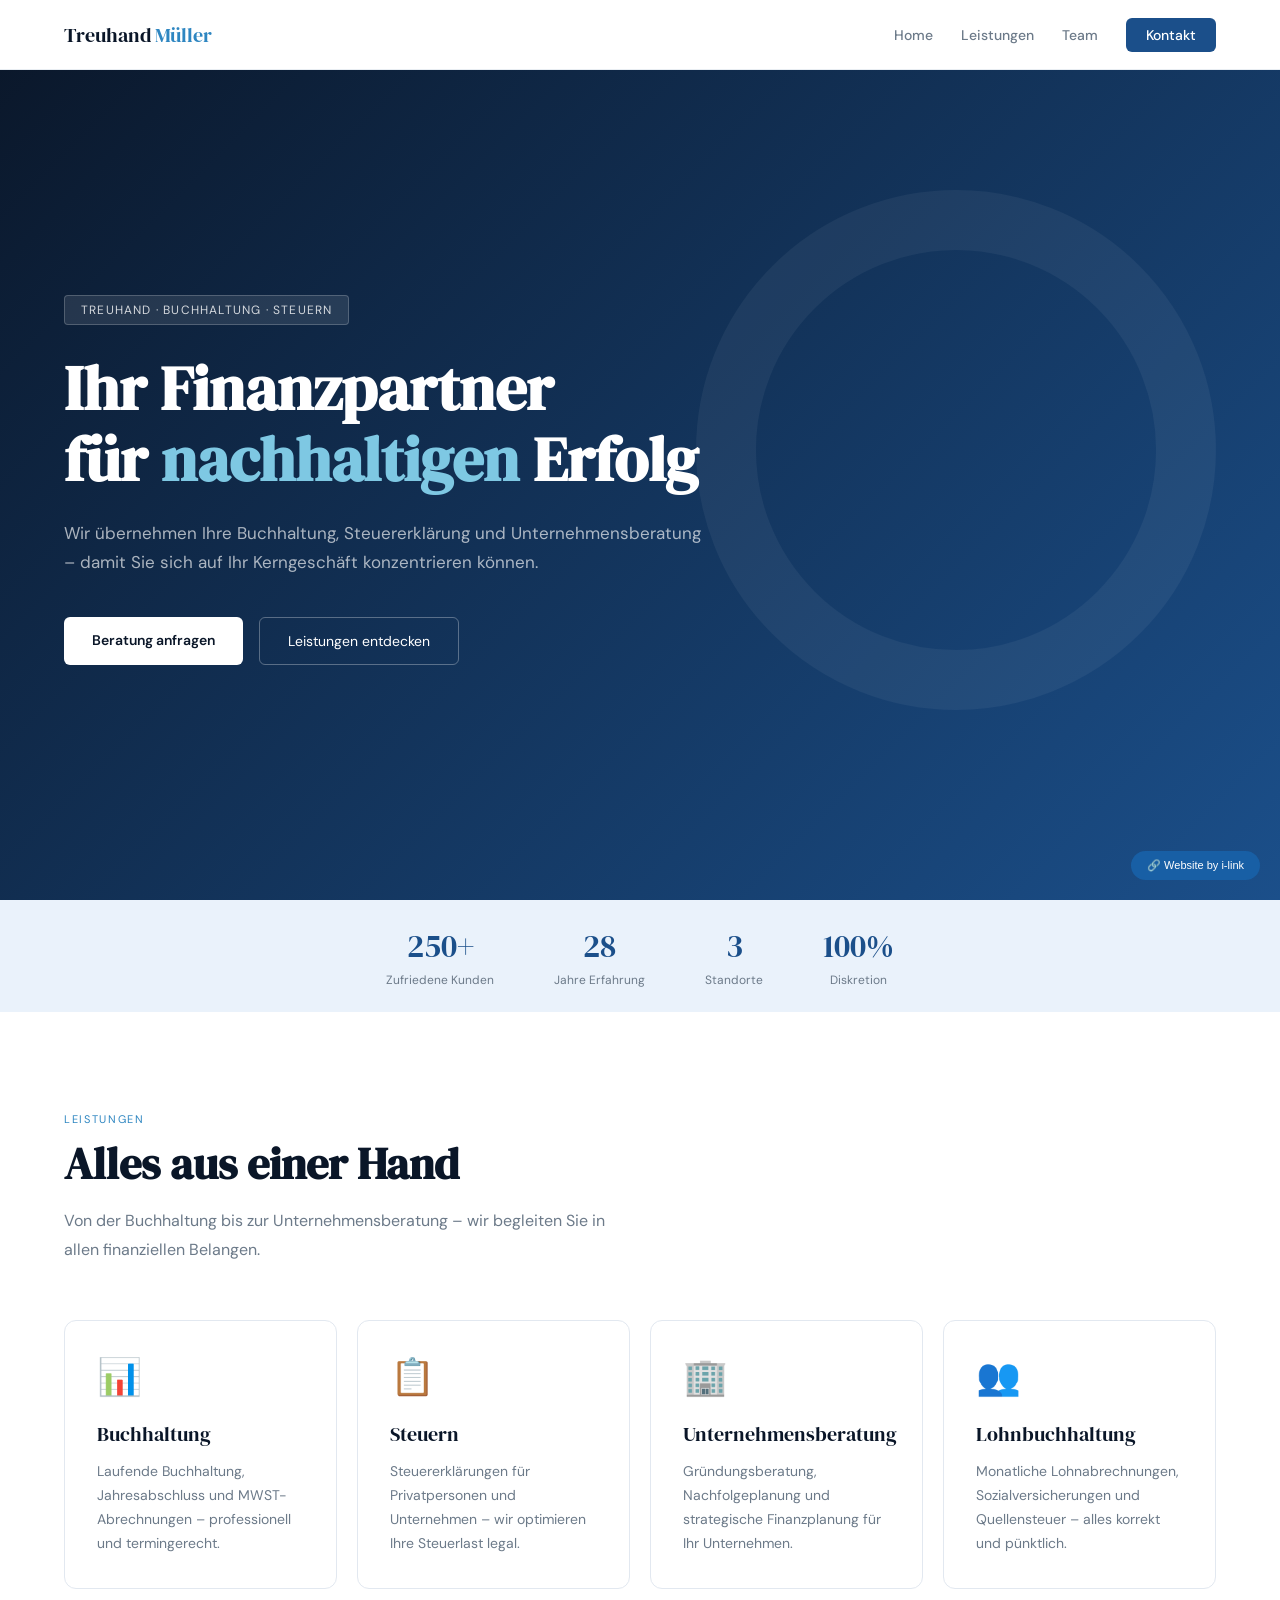
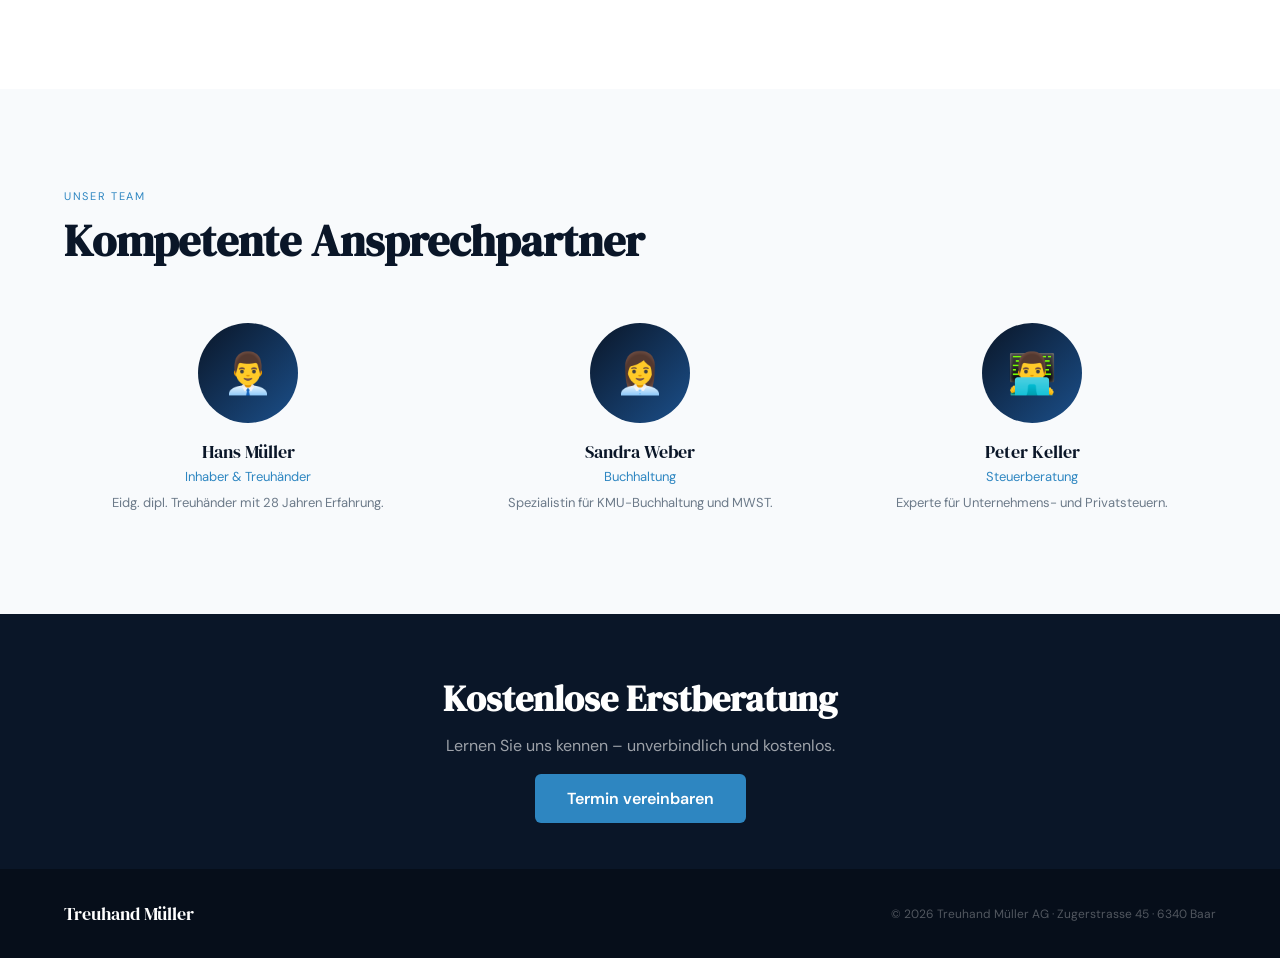
<file: demo_treuhand.html>
<!DOCTYPE html>
<html lang="de">
<head>
  <meta charset="UTF-8">
  <meta name="viewport" content="width=device-width, initial-scale=1.0">
  <title>Treuhand Müller AG – Ihr Finanzpartner</title>
  <link href="https://fonts.googleapis.com/css2?family=DM+Serif+Display&family=DM+Sans:wght@300;400;500;600&display=swap" rel="stylesheet">
  <style>
    :root {
      --navy: #0A1628;
      --blue: #1B4F8A;
      --accent: #2E86C1;
      --light: #EAF2FB;
      --gray: #6C7A89;
      --white: #ffffff;
    }
    * { margin: 0; padding: 0; box-sizing: border-box; }
    body { font-family: 'DM Sans', sans-serif; background: var(--white); color: var(--navy); }

    nav {
      position: fixed; top: 0; left: 0; right: 0; z-index: 100;
      background: var(--white); border-bottom: 1px solid #E8EDF2;
      padding: 0 5%; height: 70px;
      display: flex; align-items: center; justify-content: space-between;
    }
    .nav-logo { font-family: 'DM Serif Display', serif; font-size: 20px; color: var(--navy); }
    .nav-logo span { color: var(--accent); }
    .nav-links { display: flex; gap: 28px; list-style: none; }
    .nav-links a { color: var(--gray); text-decoration: none; font-size: 14px; font-weight: 500; transition: color 0.2s; }
    .nav-links a:hover { color: var(--navy); }
    .nav-cta { background: var(--blue); color: var(--white) !important; padding: 8px 20px; border-radius: 6px; }

    .hero {
      min-height: 100vh; padding: 140px 5% 80px;
      background: linear-gradient(135deg, var(--navy) 0%, var(--blue) 100%);
      display: flex; align-items: center;
      position: relative; overflow: hidden;
    }
    .hero::after {
      content: '';
      position: absolute; right: 5%; top: 50%; transform: translateY(-50%);
      width: 400px; height: 400px;
      border: 60px solid rgba(255,255,255,0.05);
      border-radius: 50%;
    }
    .hero-content { max-width: 640px; position: relative; z-index: 1; }
    .hero-badge { display: inline-block; background: rgba(255,255,255,0.1); border: 1px solid rgba(255,255,255,0.2); color: rgba(255,255,255,0.8); padding: 6px 16px; border-radius: 4px; font-size: 12px; letter-spacing: 0.1em; margin-bottom: 28px; }
    .hero h1 { font-family: 'DM Serif Display', serif; font-size: clamp(36px, 5vw, 62px); color: var(--white); line-height: 1.15; margin-bottom: 24px; }
    .hero h1 span { color: #7EC8E3; }
    .hero-sub { font-size: 17px; color: rgba(255,255,255,0.65); line-height: 1.7; margin-bottom: 40px; }
    .hero-btns { display: flex; gap: 16px; flex-wrap: wrap; }
    .btn-white { background: var(--white); color: var(--navy); padding: 14px 28px; border-radius: 6px; text-decoration: none; font-weight: 600; font-size: 14px; transition: opacity 0.2s; }
    .btn-white:hover { opacity: 0.9; }
    .btn-ghost { border: 1px solid rgba(255,255,255,0.3); color: var(--white); padding: 14px 28px; border-radius: 6px; text-decoration: none; font-size: 14px; transition: border-color 0.2s; }
    .btn-ghost:hover { border-color: rgba(255,255,255,0.7); }

    .trust-bar { background: var(--light); padding: 24px 5%; display: flex; justify-content: center; gap: 60px; flex-wrap: wrap; }
    .trust-item { text-align: center; }
    .trust-num { font-family: 'DM Serif Display', serif; font-size: 32px; color: var(--blue); }
    .trust-label { font-size: 12px; color: var(--gray); margin-top: 4px; }

    .section { padding: 100px 5%; }
    .section-tag { font-size: 11px; letter-spacing: 0.15em; text-transform: uppercase; color: var(--accent); margin-bottom: 12px; }
    .section-title { font-family: 'DM Serif Display', serif; font-size: clamp(28px, 4vw, 44px); color: var(--navy); line-height: 1.2; margin-bottom: 16px; }
    .section-sub { font-size: 16px; color: var(--gray); line-height: 1.8; max-width: 560px; margin-bottom: 56px; }

    .services-grid { display: grid; grid-template-columns: repeat(auto-fit, minmax(260px, 1fr)); gap: 20px; }
    .service-card { border: 1px solid #E2E8F0; border-radius: 12px; padding: 32px; transition: all 0.2s; }
    .service-card:hover { border-color: var(--accent); box-shadow: 0 8px 24px rgba(30,80,138,0.1); transform: translateY(-4px); }
    .service-icon { font-size: 36px; margin-bottom: 20px; }
    .service-title { font-family: 'DM Serif Display', serif; font-size: 20px; color: var(--navy); margin-bottom: 12px; }
    .service-desc { font-size: 14px; color: var(--gray); line-height: 1.7; }

    .team-grid { display: grid; grid-template-columns: repeat(auto-fit, minmax(220px, 1fr)); gap: 24px; margin-top: 56px; }
    .team-card { text-align: center; }
    .team-avatar { width: 100px; height: 100px; border-radius: 50%; background: linear-gradient(135deg, var(--navy), var(--blue)); display: flex; align-items: center; justify-content: center; font-size: 40px; margin: 0 auto 16px; }
    .team-name { font-family: 'DM Serif Display', serif; font-size: 18px; color: var(--navy); margin-bottom: 4px; }
    .team-role { font-size: 13px; color: var(--accent); margin-bottom: 8px; }
    .team-desc { font-size: 13px; color: var(--gray); line-height: 1.6; }

    .contact-bar { background: var(--navy); padding: 60px 5%; text-align: center; }
    .contact-bar h2 { font-family: 'DM Serif Display', serif; font-size: 36px; color: var(--white); margin-bottom: 12px; }
    .contact-bar p { color: rgba(255,255,255,0.6); margin-bottom: 32px; }
    .contact-bar a { background: var(--accent); color: var(--white); padding: 14px 32px; border-radius: 6px; text-decoration: none; font-weight: 600; }

    footer { background: #060E1A; padding: 32px 5%; display: flex; justify-content: space-between; align-items: center; flex-wrap: wrap; gap: 16px; }
    .footer-logo { font-family: 'DM Serif Display', serif; font-size: 18px; color: var(--white); }
    .footer-copy { font-size: 12px; color: rgba(255,255,255,0.3); }
    .ilink-badge { position: fixed; bottom: 20px; right: 20px; background: #185FA5; color: #fff; padding: 8px 16px; border-radius: 99px; font-size: 11px; text-decoration: none; font-family: sans-serif; }
  </style>
</head>
<body>

<nav>
  <div class="nav-logo">Treuhand <span>Müller</span></div>
  <ul class="nav-links">
    <li><a href="#">Home</a></li>
    <li><a href="#">Leistungen</a></li>
    <li><a href="#">Team</a></li>
    <li><a href="#" class="nav-cta">Kontakt</a></li>
  </ul>
</nav>

<section class="hero">
  <div class="hero-content">
    <div class="hero-badge">TREUHAND · BUCHHALTUNG · STEUERN</div>
    <h1>Ihr Finanzpartner<br>für <span>nachhaltigen</span> Erfolg</h1>
    <p class="hero-sub">Wir übernehmen Ihre Buchhaltung, Steuererklärung und Unternehmensberatung – damit Sie sich auf Ihr Kerngeschäft konzentrieren können.</p>
    <div class="hero-btns">
      <a href="#" class="btn-white">Beratung anfragen</a>
      <a href="#" class="btn-ghost">Leistungen entdecken</a>
    </div>
  </div>
</section>

<div class="trust-bar">
  <div class="trust-item"><div class="trust-num">250+</div><div class="trust-label">Zufriedene Kunden</div></div>
  <div class="trust-item"><div class="trust-num">28</div><div class="trust-label">Jahre Erfahrung</div></div>
  <div class="trust-item"><div class="trust-num">3</div><div class="trust-label">Standorte</div></div>
  <div class="trust-item"><div class="trust-num">100%</div><div class="trust-label">Diskretion</div></div>
</div>

<section class="section">
  <div class="section-tag">Leistungen</div>
  <h2 class="section-title">Alles aus einer Hand</h2>
  <p class="section-sub">Von der Buchhaltung bis zur Unternehmensberatung – wir begleiten Sie in allen finanziellen Belangen.</p>
  <div class="services-grid">
    <div class="service-card"><div class="service-icon">📊</div><div class="service-title">Buchhaltung</div><p class="service-desc">Laufende Buchhaltung, Jahresabschluss und MWST-Abrechnungen – professionell und termingerecht.</p></div>
    <div class="service-card"><div class="service-icon">📋</div><div class="service-title">Steuern</div><p class="service-desc">Steuererklärungen für Privatpersonen und Unternehmen – wir optimieren Ihre Steuerlast legal.</p></div>
    <div class="service-card"><div class="service-icon">🏢</div><div class="service-title">Unternehmensberatung</div><p class="service-desc">Gründungsberatung, Nachfolgeplanung und strategische Finanzplanung für Ihr Unternehmen.</p></div>
    <div class="service-card"><div class="service-icon">👥</div><div class="service-title">Lohnbuchhaltung</div><p class="service-desc">Monatliche Lohnabrechnungen, Sozialversicherungen und Quellensteuer – alles korrekt und pünktlich.</p></div>
  </div>
</section>

<section class="section" style="background:#F8FAFC;">
  <div class="section-tag">Unser Team</div>
  <h2 class="section-title">Kompetente Ansprechpartner</h2>
  <div class="team-grid">
    <div class="team-card"><div class="team-avatar">👨‍💼</div><div class="team-name">Hans Müller</div><div class="team-role">Inhaber & Treuhänder</div><p class="team-desc">Eidg. dipl. Treuhänder mit 28 Jahren Erfahrung.</p></div>
    <div class="team-card"><div class="team-avatar">👩‍💼</div><div class="team-name">Sandra Weber</div><div class="team-role">Buchhaltung</div><p class="team-desc">Spezialistin für KMU-Buchhaltung und MWST.</p></div>
    <div class="team-card"><div class="team-avatar">👨‍💻</div><div class="team-name">Peter Keller</div><div class="team-role">Steuerberatung</div><p class="team-desc">Experte für Unternehmens- und Privatsteuern.</p></div>
  </div>
</section>

<div class="contact-bar">
  <h2>Kostenlose Erstberatung</h2>
  <p>Lernen Sie uns kennen – unverbindlich und kostenlos.</p>
  <a href="#">Termin vereinbaren</a>
</div>

<footer>
  <div class="footer-logo">Treuhand Müller</div>
  <div class="footer-copy">© 2026 Treuhand Müller AG · Zugerstrasse 45 · 6340 Baar</div>
</footer>

<a href="https://www.i-link.ch" class="ilink-badge">🔗 Website by i-link</a>

</body>
</html>
</file>
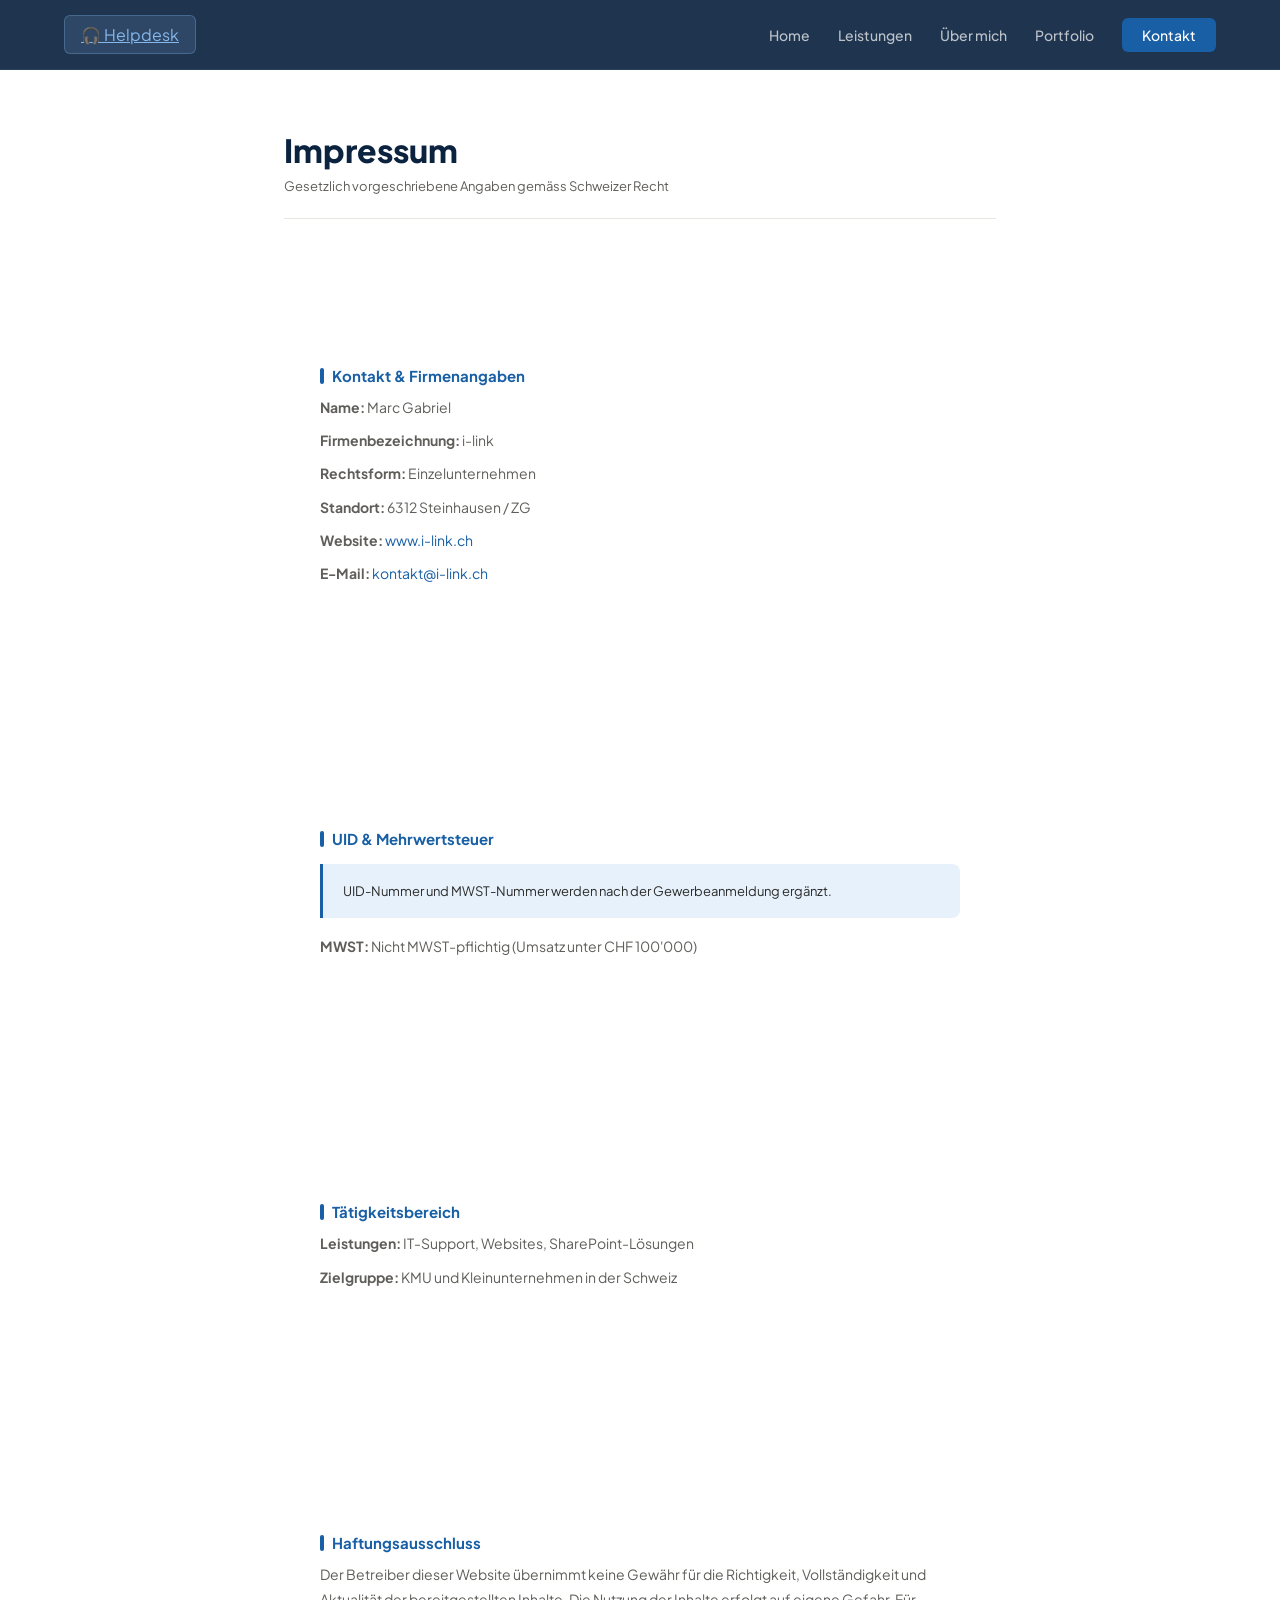
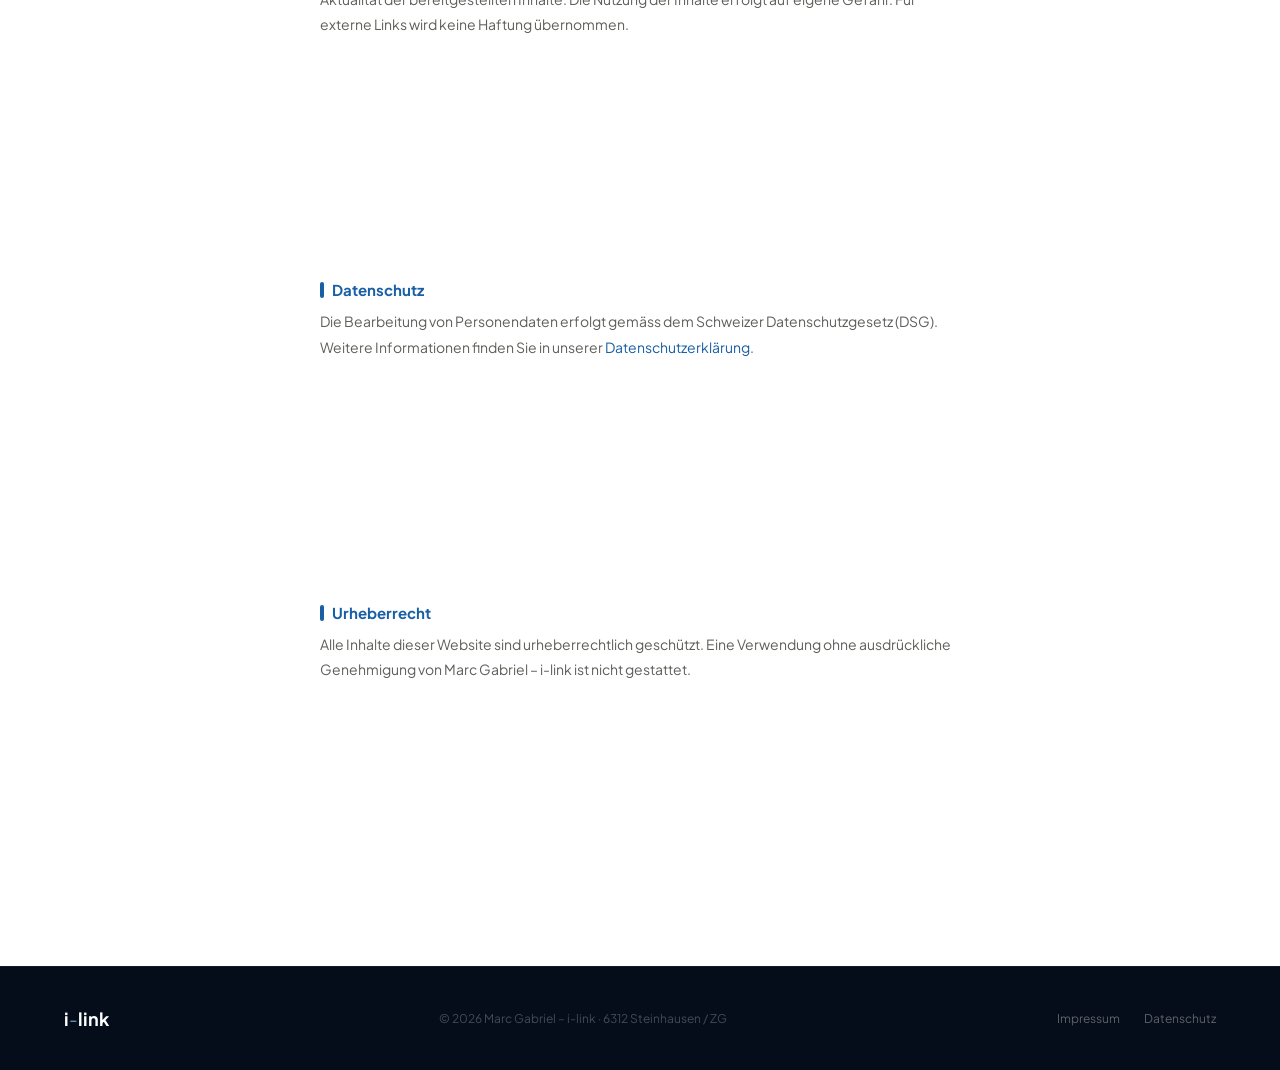
<file: impressum.html>
<!DOCTYPE html>
<html lang="de">
<head>
  <meta charset="UTF-8">
  <meta name="viewport" content="width=device-width, initial-scale=1.0">
  <title>Impressum – i-link</title>
  <link rel="stylesheet" href="style.css">
  <style>
    .container { max-width: 760px; margin: 60px auto; padding: 0 24px 80px; }
    .page-title { font-size: 32px; font-weight: 800; color: var(--blue-dark); margin-bottom: 8px; }
    .page-sub { font-size: 13px; color: var(--gray); margin-bottom: 48px; padding-bottom: 24px; border-bottom: 1px solid #E8E6E0; }
    .section { margin-bottom: 36px; }
    .section-title { font-size: 15px; font-weight: 700; color: var(--blue-main); margin-bottom: 10px; display: flex; align-items: center; gap: 8px; }
    .section-title::before { content: ''; width: 4px; height: 16px; background: var(--blue-main); border-radius: 2px; display: block; }
    .section p { font-size: 14px; color: var(--gray); line-height: 1.8; margin-bottom: 8px; }
    .section a { color: var(--blue-main); text-decoration: none; }
    .highlight { background: var(--blue-light); border-left: 3px solid var(--blue-main); border-radius: 0 8px 8px 0; padding: 16px 20px; margin: 16px 0; font-size: 13px; color: var(--anthrazit); line-height: 1.7; }
  </style>
</head>
<body>

<nav id="navbar">
  <a href="#" class="nav-helpdesk" id="nav-helpdesk" onclick="(function(){window.location.href='mailto:'+ 'helpdesk'+ '@'+ 'i-link.ch';return false;})()">🎧 Helpdesk</a>
  <ul class="nav-links">
    <li><a href="index.html">Home</a></li>
    <li><a href="leistungen.html">Leistungen</a></li>
    <li><a href="ueber-mich.html">Über mich</a></li>
    <li><a href="portfolio.html">Portfolio</a></li>
    <li><a href="kontakt.html" class="nav-cta">Kontakt</a></li>
  </ul>
  <div class="hamburger" id="hamburger" onclick="toggleMenu()">
    <span id="h1"></span><span id="h2"></span><span id="h3"></span>
  </div>
</nav>
<div class="mobile-menu" id="mobileMenu">
  <a href="index.html" onclick="toggleMenu()">Home</a>
  <a href="leistungen.html" onclick="toggleMenu()">Leistungen</a>
  <a href="ueber-mich.html" onclick="toggleMenu()">Über mich</a>
  <a href="portfolio.html" onclick="toggleMenu()">Portfolio</a>
  <a href="kontakt.html" onclick="toggleMenu()" class="nav-cta">Kontakt</a>
</div>

<div style="padding-top:70px;">
  <div class="container">
    <h1 class="page-title">Impressum</h1>
    <p class="page-sub">Gesetzlich vorgeschriebene Angaben gemäss Schweizer Recht</p>

    <div class="section">
      <div class="section-title">Kontakt & Firmenangaben</div>
      <p><strong>Name:</strong> Marc Gabriel</p>
      <p><strong>Firmenbezeichnung:</strong> i-link</p>
      <p><strong>Rechtsform:</strong> Einzelunternehmen</p>
      <p><strong>Standort:</strong> 6312 Steinhausen / ZG</p>
      <p><strong>Website:</strong> <a href="https://www.i-link.ch">www.i-link.ch</a></p>
      <p><strong>E-Mail:</strong> <a href="mailto:kontakt@i-link.ch">kontakt@i-link.ch</a></p>
    </div>

    <div class="section">
      <div class="section-title">UID & Mehrwertsteuer</div>
      <div class="highlight">UID-Nummer und MWST-Nummer werden nach der Gewerbeanmeldung ergänzt.</div>
      <p><strong>MWST:</strong> Nicht MWST-pflichtig (Umsatz unter CHF 100'000)</p>
    </div>

    <div class="section">
      <div class="section-title">Tätigkeitsbereich</div>
      <p><strong>Leistungen:</strong> IT-Support, Websites, SharePoint-Lösungen</p>
      <p><strong>Zielgruppe:</strong> KMU und Kleinunternehmen in der Schweiz</p>
    </div>

    <div class="section">
      <div class="section-title">Haftungsausschluss</div>
      <p>Der Betreiber dieser Website übernimmt keine Gewähr für die Richtigkeit, Vollständigkeit und Aktualität der bereitgestellten Inhalte. Die Nutzung der Inhalte erfolgt auf eigene Gefahr. Für externe Links wird keine Haftung übernommen.</p>
    </div>

    <div class="section">
      <div class="section-title">Datenschutz</div>
      <p>Die Bearbeitung von Personendaten erfolgt gemäss dem Schweizer Datenschutzgesetz (DSG). Weitere Informationen finden Sie in unserer <a href="datenschutz.html">Datenschutzerklärung</a>.</p>
    </div>

    <div class="section">
      <div class="section-title">Urheberrecht</div>
      <p>Alle Inhalte dieser Website sind urheberrechtlich geschützt. Eine Verwendung ohne ausdrückliche Genehmigung von Marc Gabriel – i-link ist nicht gestattet.</p>
    </div>
  </div>
</div>

<footer>
  <div class="footer-logo">i<span>-</span>link</div>
  <div class="footer-copy">© 2026 Marc Gabriel – i-link · 6312 Steinhausen / ZG</div>
  <div class="footer-links">
    <a href="impressum.html">Impressum</a>
    <a href="datenschutz.html">Datenschutz</a>
  </div>
</footer>

<script src="script.js"></script>
</body>
</html>
</file>
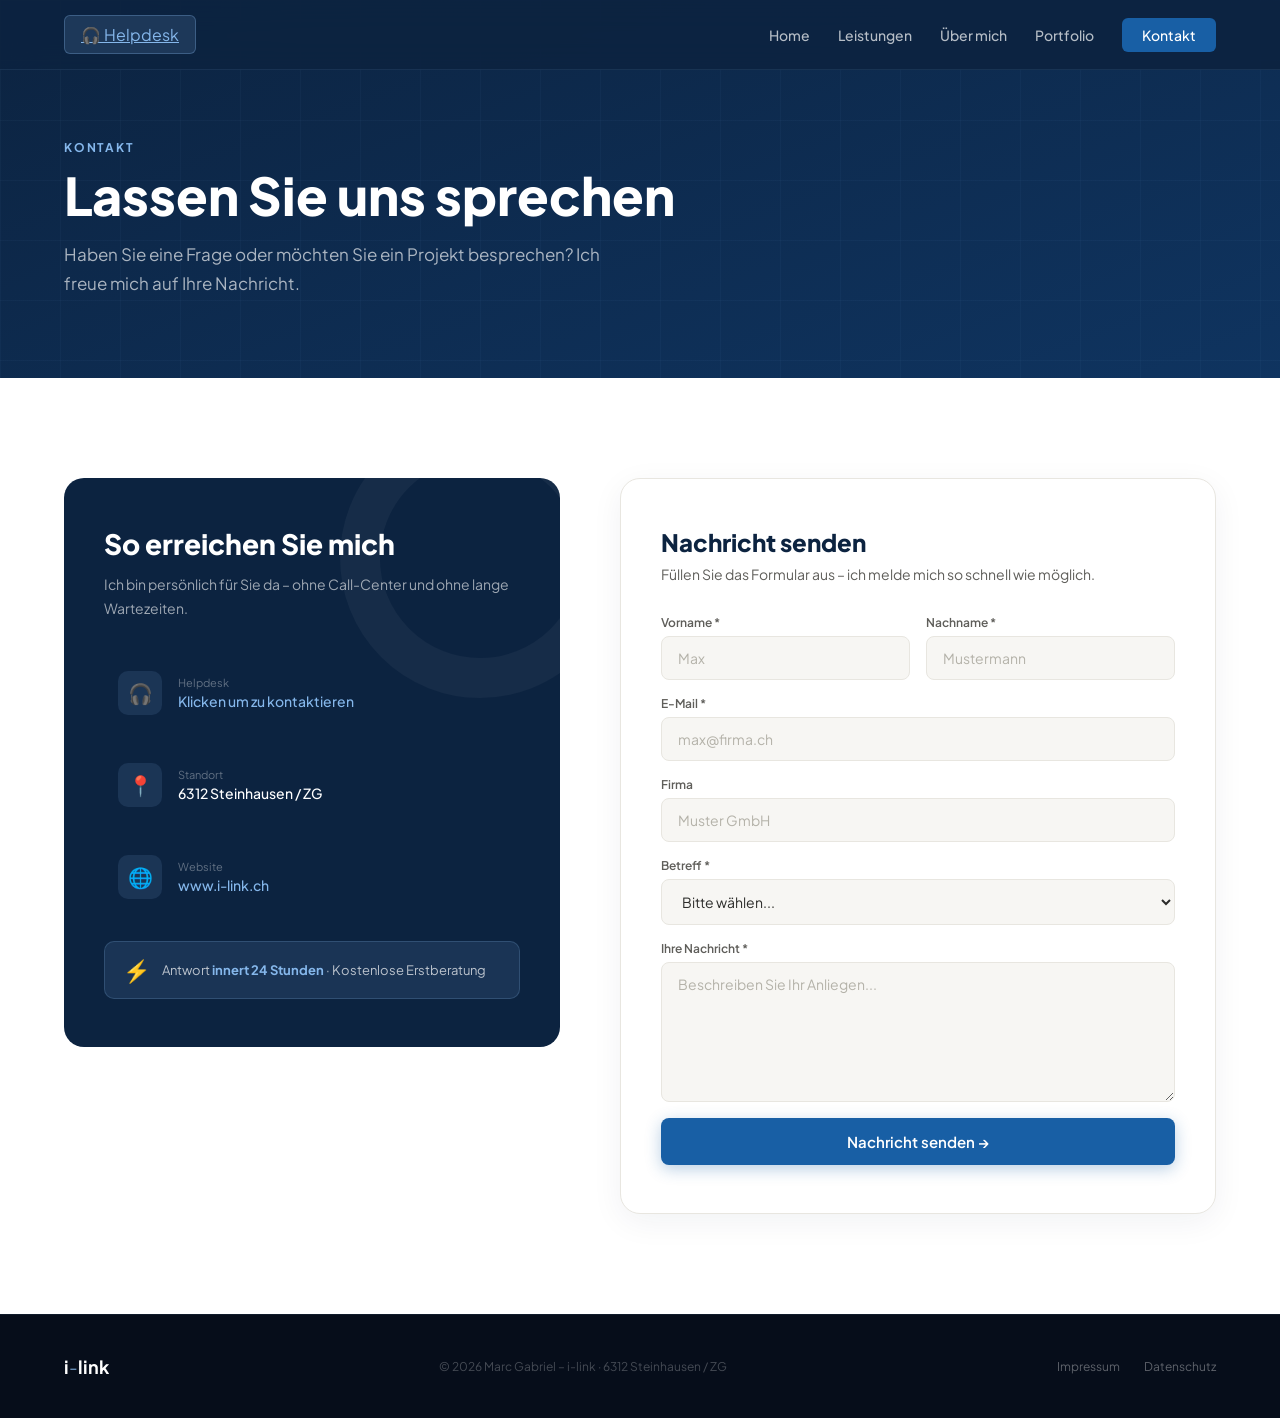
<file: kontakt.html>
<!DOCTYPE html>
<html lang="de">
<head>
  <meta charset="UTF-8">
  <meta name="viewport" content="width=device-width, initial-scale=1.0">
  <title>Kontakt – i-link</title>
  <link rel="stylesheet" href="style.css">
  <style>
    .kontakt-grid { display: grid; grid-template-columns: 1fr 1.2fr; gap: 60px; align-items: start; }
    .kontakt-info { background: var(--blue-dark); border-radius: 20px; padding: 48px 40px; position: relative; overflow: hidden; }
    .kontakt-info::before { content: ''; position: absolute; top: -60px; right: -60px; width: 200px; height: 200px; border: 40px solid rgba(255,255,255,0.04); border-radius: 50%; }
    .kontakt-info h2 { font-size: 28px; font-weight: 800; color: white; margin-bottom: 12px; }
    .kontakt-info p { color: rgba(255,255,255,0.6); font-size: 14px; line-height: 1.7; margin-bottom: 36px; }
    .info-rows { display: flex; flex-direction: column; gap: 20px; }
    .info-row { display: flex; align-items: center; gap: 16px; padding: 14px; border-radius: 10px; transition: background 0.2s; }
    .info-row:hover { background: rgba(255,255,255,0.05); }
    .info-icon { width: 44px; height: 44px; background: rgba(133,183,235,0.12); border-radius: 10px; display: flex; align-items: center; justify-content: center; font-size: 20px; flex-shrink: 0; }
    .info-label { font-size: 11px; color: rgba(255,255,255,0.35); margin-bottom: 3px; }
    .info-val { font-size: 14px; color: white; font-weight: 500; }
    .info-val a { color: var(--blue-mid); text-decoration: none; }
    .response-badge { margin-top: 28px; background: rgba(133,183,235,0.12); border: 1px solid rgba(133,183,235,0.2); border-radius: 10px; padding: 14px 18px; display: flex; align-items: center; gap: 12px; }
    .response-badge-icon { font-size: 22px; }
    .response-badge-text { font-size: 13px; color: rgba(255,255,255,0.7); }
    .response-badge-text strong { color: var(--blue-mid); }
    .form-card { background: white; border-radius: 20px; padding: 48px 40px; border: 1px solid #E8E6E0; box-shadow: 0 8px 32px rgba(12,35,64,0.06); }
    .form-card h2 { font-size: 24px; font-weight: 800; color: var(--blue-dark); margin-bottom: 8px; }
    .form-card p { font-size: 14px; color: var(--gray); margin-bottom: 32px; }
    .form-row { display: grid; grid-template-columns: 1fr 1fr; gap: 16px; }
    .form-group { display: flex; flex-direction: column; gap: 6px; margin-bottom: 16px; }
    .form-label { font-size: 12px; color: var(--gray); font-weight: 600; }
    .form-input { background: var(--gray-light); border: 1px solid #E8E6E0; border-radius: 8px; padding: 12px 16px; color: var(--anthrazit); font-size: 14px; font-family: inherit; outline: none; transition: border-color 0.2s, background 0.2s; }
    .form-input:focus { border-color: var(--blue-main); background: white; }
    .form-input::placeholder { color: #B4B2A9; }
    textarea.form-input { resize: vertical; min-height: 140px; }
    .form-submit { background: var(--blue-main); color: white; border: none; padding: 14px 32px; border-radius: 8px; font-size: 15px; font-weight: 600; font-family: inherit; cursor: pointer; width: 100%; transition: background 0.2s, transform 0.2s; box-shadow: 0 4px 16px rgba(24,95,165,0.3); }
    .form-submit:hover { background: #1a6dbf; transform: translateY(-2px); }
    @media (max-width: 768px) { .kontakt-grid { grid-template-columns: 1fr; } .form-row { grid-template-columns: 1fr; } .form-card { padding: 32px 24px; } .kontakt-info { padding: 32px 24px; } }
  </style>
</head>
<body>

<nav id="navbar">
  <a href="mailto:helpdesk@i-link.ch" class="nav-helpdesk">🎧 Helpdesk</a>
  <ul class="nav-links">
    <li><a href="index.html">Home</a></li>
    <li><a href="leistungen.html">Leistungen</a></li>
    <li><a href="ueber-mich.html">Über mich</a></li>
    <li><a href="portfolio.html">Portfolio</a></li>
    <li><a href="kontakt.html" class="nav-cta active">Kontakt</a></li>
  </ul>
  <div class="hamburger" id="hamburger" onclick="toggleMenu()">
    <span id="h1"></span><span id="h2"></span><span id="h3"></span>
  </div>
</nav>
<div class="mobile-menu" id="mobileMenu">
  <a href="index.html" onclick="toggleMenu()">Home</a>
  <a href="leistungen.html" onclick="toggleMenu()">Leistungen</a>
  <a href="ueber-mich.html" onclick="toggleMenu()">Über mich</a>
  <a href="portfolio.html" onclick="toggleMenu()">Portfolio</a>
  <a href="kontakt.html" onclick="toggleMenu()" class="nav-cta">Kontakt</a>
</div>

<div class="page-hero">
  <div class="page-hero-tag">Kontakt</div>
  <h1>Lassen Sie uns sprechen</h1>
  <p>Haben Sie eine Frage oder möchten Sie ein Projekt besprechen? Ich freue mich auf Ihre Nachricht.</p>
</div>

<section class="section section-light">
  <div class="kontakt-grid">
    <div class="kontakt-info reveal">
      <h2>So erreichen Sie mich</h2>
      <p>Ich bin persönlich für Sie da – ohne Call-Center und ohne lange Wartezeiten.</p>
      <div class="info-rows">

        <div class="info-row">
          <div class="info-icon">🎧</div>
          <div>
            <div class="info-label">Helpdesk</div>
            <div class="info-val"><a id="helpdesk-link" href="#" style="color:var(--blue-mid);">Klicken um zu kontaktieren</a></div>
          </div>
        </div>
        <div class="info-row">
          <div class="info-icon">📍</div>
          <div>
            <div class="info-label">Standort</div>
            <div class="info-val">6312 Steinhausen / ZG</div>
          </div>
        </div>
        <div class="info-row">
          <div class="info-icon">🌐</div>
          <div>
            <div class="info-label">Website</div>
            <div class="info-val"><a href="https://www.i-link.ch">www.i-link.ch</a></div>
          </div>
        </div>
      </div>
      <div class="response-badge">
        <div class="response-badge-icon">⚡</div>
        <div class="response-badge-text">Antwort <strong>innert 24 Stunden</strong> · Kostenlose Erstberatung</div>
      </div>
    </div>

    <div class="form-card reveal reveal-delay-2">
      <h2>Nachricht senden</h2>
      <p>Füllen Sie das Formular aus – ich melde mich so schnell wie möglich.</p>
      <form action="https://formspree.io/f/xvzjozqp" method="POST">
        <div class="form-row">
          <div class="form-group">
            <label class="form-label">Vorname *</label>
            <input type="text" name="vorname" class="form-input" placeholder="Max" required>
          </div>
          <div class="form-group">
            <label class="form-label">Nachname *</label>
            <input type="text" name="nachname" class="form-input" placeholder="Mustermann" required>
          </div>
        </div>
        <div class="form-group">
          <label class="form-label">E-Mail *</label>
          <input type="email" name="email" class="form-input" placeholder="max@firma.ch" required>
        </div>
        <div class="form-group">
          <label class="form-label">Firma</label>
          <input type="text" name="firma" class="form-input" placeholder="Muster GmbH">
        </div>
        <div class="form-group">
          <label class="form-label">Betreff *</label>
          <select name="betreff" class="form-input" required>
            <option value="">Bitte wählen...</option>
            <option>IT-Support</option>
            <option>Website</option>
            <option>SharePoint</option>
            <option>Anderes</option>
          </select>
        </div>
        <div class="form-group">
          <label class="form-label">Ihre Nachricht *</label>
          <textarea name="nachricht" class="form-input" placeholder="Beschreiben Sie Ihr Anliegen..." required></textarea>
        </div>
        <button type="submit" class="form-submit">Nachricht senden →</button>
      </form>
      <div id="success-msg" style="display:none;background:#DFF6DD;border:1px solid #107C10;border-radius:8px;padding:16px 20px;margin-top:16px;color:#107C10;font-size:14px;font-weight:600;">
        ✅ Ihre Nachricht wurde erfolgreich gesendet! Ich melde mich innert 24 Stunden.
      </div>
      <div id="error-msg" style="display:none;background:#FDE7E9;border:1px solid #A4262C;border-radius:8px;padding:16px 20px;margin-top:16px;color:#A4262C;font-size:14px;">
        ❌ Es ist ein Fehler aufgetreten. Bitte versuchen Sie es erneut oder nutzen Sie den Helpdesk-Button.
      </div>
    </div>
  </div>
</section>

<footer>
  <div class="footer-logo">i<span>-</span>link</div>
  <div class="footer-copy">© 2026 Marc Gabriel – i-link · 6312 Steinhausen / ZG</div>
  <div class="footer-links">
    <a href="impressum.html">Impressum</a>
    <a href="datenschutz.html">Datenschutz</a>
  </div>
</footer>

<script src="script.js"></script>
<script>
  // Spam-Schutz: E-Mail wird erst beim Klick sichtbar
  const link = document.getElementById('helpdesk-link');
  if (link) {
    const u = 'helpdesk';
    const d = 'i-link.ch';
    link.addEventListener('click', function(e) {
      e.preventDefault();
      window.location.href = 'mailto:' + u + '@' + d;
    });
  }
</script>
<script>
  const form = document.querySelector('form[action*="formspree"]');
  if (form) {
    form.addEventListener('submit', async function(e) {
      e.preventDefault();
      const btn = form.querySelector('.form-submit');
      btn.textContent = 'Wird gesendet...';
      btn.disabled = true;
      const data = new FormData(form);
      try {
        const res = await fetch(form.action, {
          method: 'POST',
          body: data,
          headers: { 'Accept': 'application/json' }
        });
        if (res.ok) {
          form.reset();
          document.getElementById('success-msg').style.display = 'block';
          document.getElementById('error-msg').style.display = 'none';
          btn.textContent = 'Gesendet ✓';
        } else {
          throw new Error('Fehler');
        }
      } catch(err) {
        document.getElementById('error-msg').style.display = 'block';
        document.getElementById('success-msg').style.display = 'none';
        btn.textContent = 'Nachricht senden →';
        btn.disabled = false;
      }
    });
  }
</script>
</body>
</html>
</file>
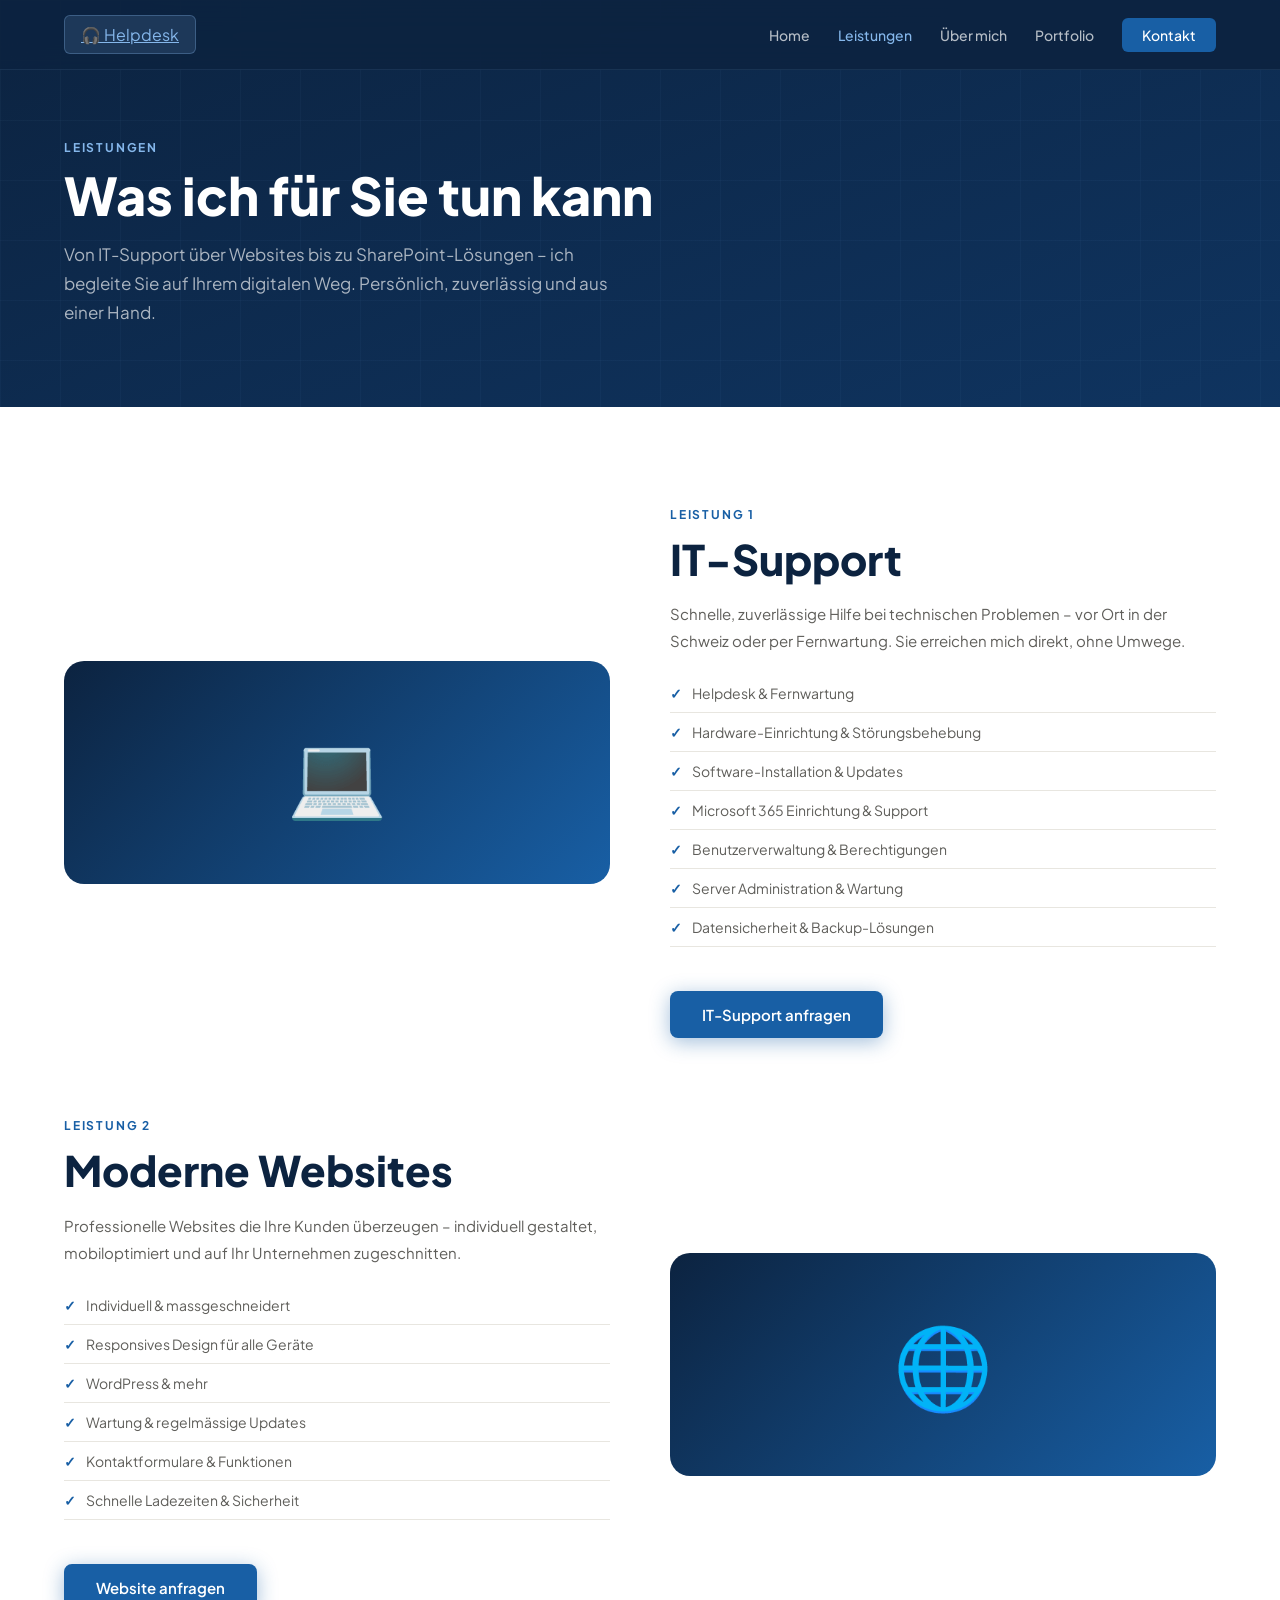
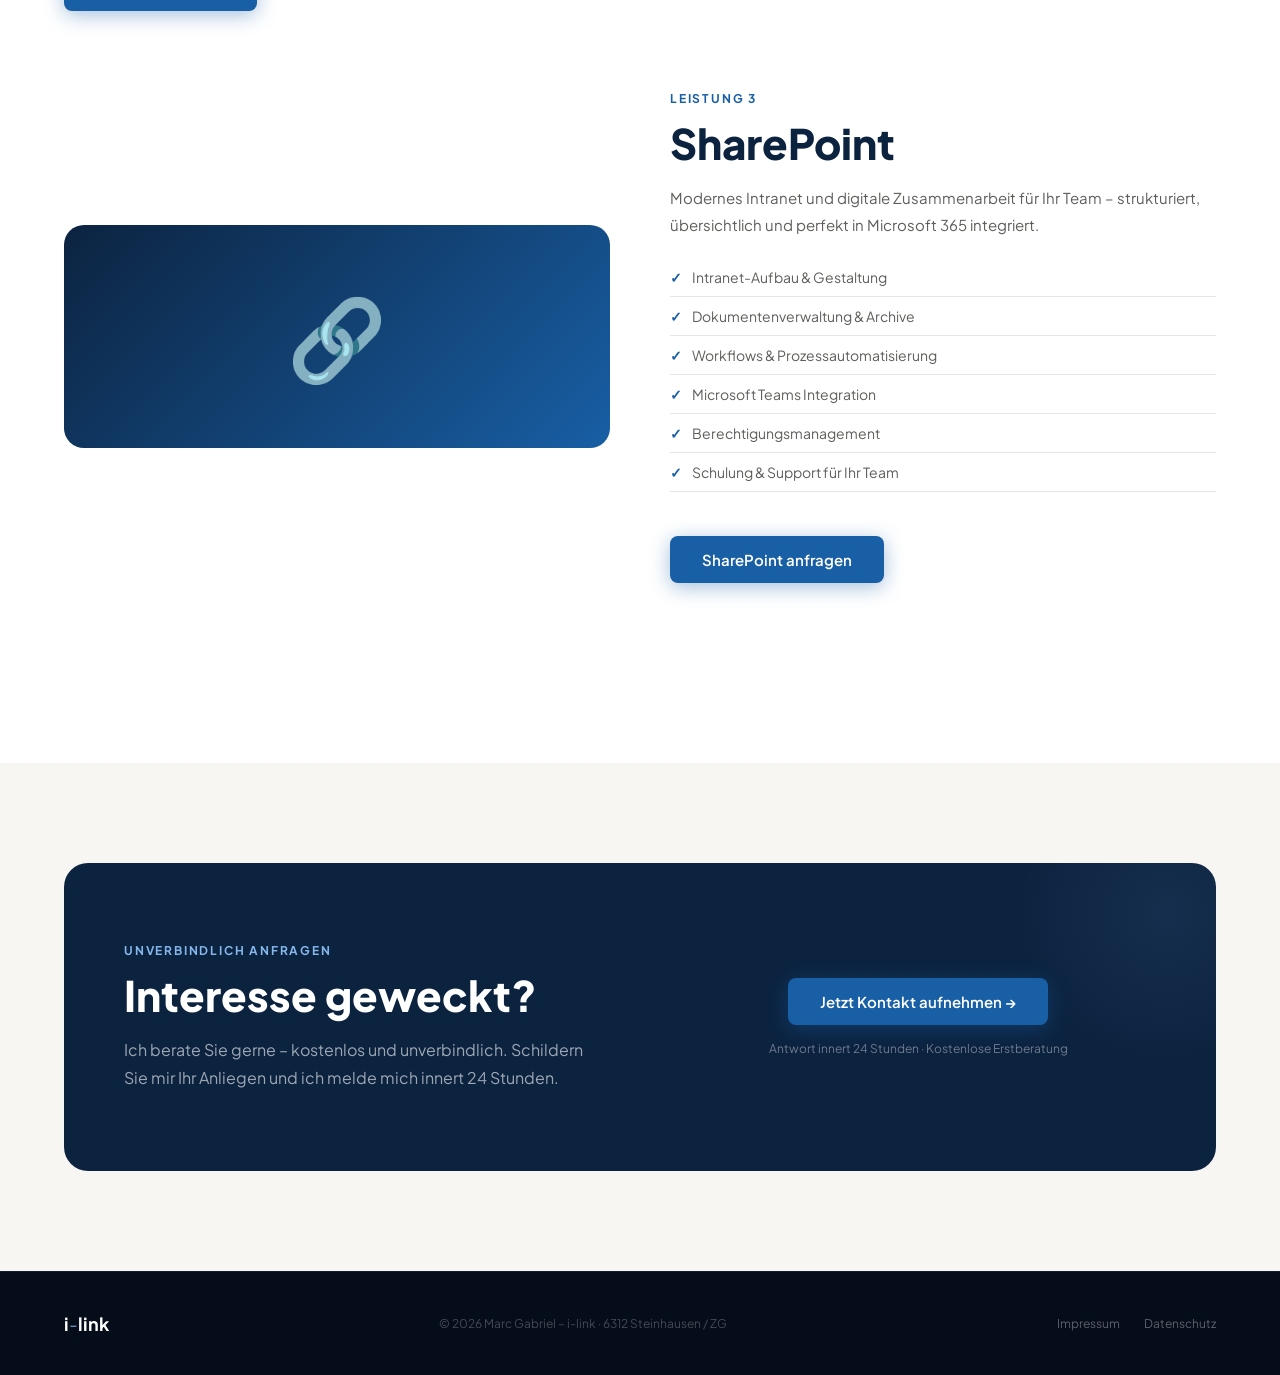
<file: leistungen.html>
<!DOCTYPE html>
<html lang="de">
<head>
  <meta charset="UTF-8">
  <meta name="viewport" content="width=device-width, initial-scale=1.0">
  <title>Leistungen – i-link</title>
  <link rel="stylesheet" href="style.css">
  <style>
    .leistung-detail { display: grid; grid-template-columns: 1fr 1fr; gap: 60px; align-items: center; margin-bottom: 80px; }
    .leistung-detail:nth-child(even) { direction: rtl; }
    .leistung-detail:nth-child(even) > * { direction: ltr; }
    .leistung-visual { background: linear-gradient(135deg, var(--blue-dark), var(--blue-main)); border-radius: 20px; padding: 60px; display: flex; align-items: center; justify-content: center; font-size: 80px; }
    .leistung-list { list-style: none; margin: 20px 0; }
    .leistung-list li { display: flex; align-items: center; gap: 10px; padding: 10px 0; border-bottom: 1px solid #E8E6E0; font-size: 14px; color: var(--gray); }
    .leistung-list li::before { content: '✓'; color: var(--blue-main); font-weight: 700; flex-shrink: 0; }
    @media (max-width: 768px) { .leistung-detail { grid-template-columns: 1fr; } .leistung-detail:nth-child(even) { direction: ltr; } }
  </style>
</head>
<body>

<nav id="navbar">
  <a href="#" class="nav-helpdesk" id="nav-helpdesk" onclick="(function(){window.location.href='mailto:'+ 'helpdesk'+ '@'+ 'i-link.ch';return false;})()">🎧 Helpdesk</a>
  <ul class="nav-links">
    <li><a href="index.html">Home</a></li>
    <li><a href="leistungen.html" class="active">Leistungen</a></li>
    <li><a href="ueber-mich.html">Über mich</a></li>
    <li><a href="portfolio.html">Portfolio</a></li>
    <li><a href="kontakt.html" class="nav-cta">Kontakt</a></li>
  </ul>
  <div class="hamburger" id="hamburger" onclick="toggleMenu()">
    <span id="h1"></span><span id="h2"></span><span id="h3"></span>
  </div>
</nav>
<div class="mobile-menu" id="mobileMenu">
  <a href="index.html" onclick="toggleMenu()">Home</a>
  <a href="leistungen.html" onclick="toggleMenu()">Leistungen</a>
  <a href="ueber-mich.html" onclick="toggleMenu()">Über mich</a>
  <a href="portfolio.html" onclick="toggleMenu()">Portfolio</a>
  <a href="kontakt.html" onclick="toggleMenu()" class="nav-cta">Kontakt</a>
</div>

<div class="page-hero">
  <div class="page-hero-tag">Leistungen</div>
  <h1>Was ich für Sie tun kann</h1>
  <p>Von IT-Support über Websites bis zu SharePoint-Lösungen – ich begleite Sie auf Ihrem digitalen Weg. Persönlich, zuverlässig und aus einer Hand.</p>
</div>

<section class="section section-light">
  <div class="leistung-detail reveal">
    <div class="leistung-visual">💻</div>
    <div>
      <div class="section-tag">Leistung 1</div>
      <h2 class="section-title">IT-Support</h2>
      <p style="color:var(--gray);font-size:15px;line-height:1.8;margin-bottom:20px;">Schnelle, zuverlässige Hilfe bei technischen Problemen – vor Ort in der Schweiz oder per Fernwartung. Sie erreichen mich direkt, ohne Umwege.</p>
      <ul class="leistung-list">
        <li>Helpdesk & Fernwartung</li>
        <li>Hardware-Einrichtung & Störungsbehebung</li>
        <li>Software-Installation & Updates</li>
        <li>Microsoft 365 Einrichtung & Support</li>
        <li>Benutzerverwaltung & Berechtigungen</li>
        <li>Server Administration & Wartung</li>
        <li>Datensicherheit & Backup-Lösungen</li>
      </ul>
      <a href="kontakt.html" class="btn-primary" style="margin-top:24px;">IT-Support anfragen</a>
    </div>
  </div>

  <div class="leistung-detail reveal">
    <div class="leistung-visual">🌐</div>
    <div>
      <div class="section-tag">Leistung 2</div>
      <h2 class="section-title">Moderne Websites</h2>
      <p style="color:var(--gray);font-size:15px;line-height:1.8;margin-bottom:20px;">Professionelle Websites die Ihre Kunden überzeugen – individuell gestaltet, mobiloptimiert und auf Ihr Unternehmen zugeschnitten.</p>
      <ul class="leistung-list">
        <li>Individuell & massgeschneidert</li>
        <li>Responsives Design für alle Geräte</li>
        <li>WordPress & mehr</li>
        <li>Wartung & regelmässige Updates</li>
        <li>Kontaktformulare & Funktionen</li>
        <li>Schnelle Ladezeiten & Sicherheit</li>
      </ul>
      <a href="kontakt.html" class="btn-primary" style="margin-top:24px;">Website anfragen</a>
    </div>
  </div>

  <div class="leistung-detail reveal">
    <div class="leistung-visual">🔗</div>
    <div>
      <div class="section-tag">Leistung 3</div>
      <h2 class="section-title">SharePoint</h2>
      <p style="color:var(--gray);font-size:15px;line-height:1.8;margin-bottom:20px;">Modernes Intranet und digitale Zusammenarbeit für Ihr Team – strukturiert, übersichtlich und perfekt in Microsoft 365 integriert.</p>
      <ul class="leistung-list">
        <li>Intranet-Aufbau & Gestaltung</li>
        <li>Dokumentenverwaltung & Archive</li>
        <li>Workflows & Prozessautomatisierung</li>
        <li>Microsoft Teams Integration</li>
        <li>Berechtigungsmanagement</li>
        <li>Schulung & Support für Ihr Team</li>
      </ul>
      <a href="kontakt.html" class="btn-primary" style="margin-top:24px;">SharePoint anfragen</a>
    </div>
  </div>
</section>

<!-- CTA -->
<section class="section section-gray">
  <div class="contact-wrapper reveal">
    <div>
      <div class="section-tag" style="color:var(--blue-mid)">Unverbindlich anfragen</div>
      <h2 class="section-title" style="color:white;">Interesse geweckt?</h2>
      <p style="color:rgba(255,255,255,0.6);font-size:16px;line-height:1.7;">Ich berate Sie gerne – kostenlos und unverbindlich. Schildern Sie mir Ihr Anliegen und ich melde mich innert 24 Stunden.</p>
    </div>
    <div style="text-align:center;">
      <a href="kontakt.html" class="btn-primary" style="display:inline-block;margin-bottom:16px;">Jetzt Kontakt aufnehmen →</a>
      <p style="color:rgba(255,255,255,0.4);font-size:12px;">Antwort innert 24 Stunden · Kostenlose Erstberatung</p>
    </div>
  </div>
</section>

<footer>
  <div class="footer-logo">i<span>-</span>link</div>
  <div class="footer-copy">© 2026 Marc Gabriel – i-link · 6312 Steinhausen / ZG</div>
  <div class="footer-links">
    <a href="impressum.html">Impressum</a>
    <a href="datenschutz.html">Datenschutz</a>
  </div>
</footer>

<script src="script.js"></script>
</body>
</html>
</file>
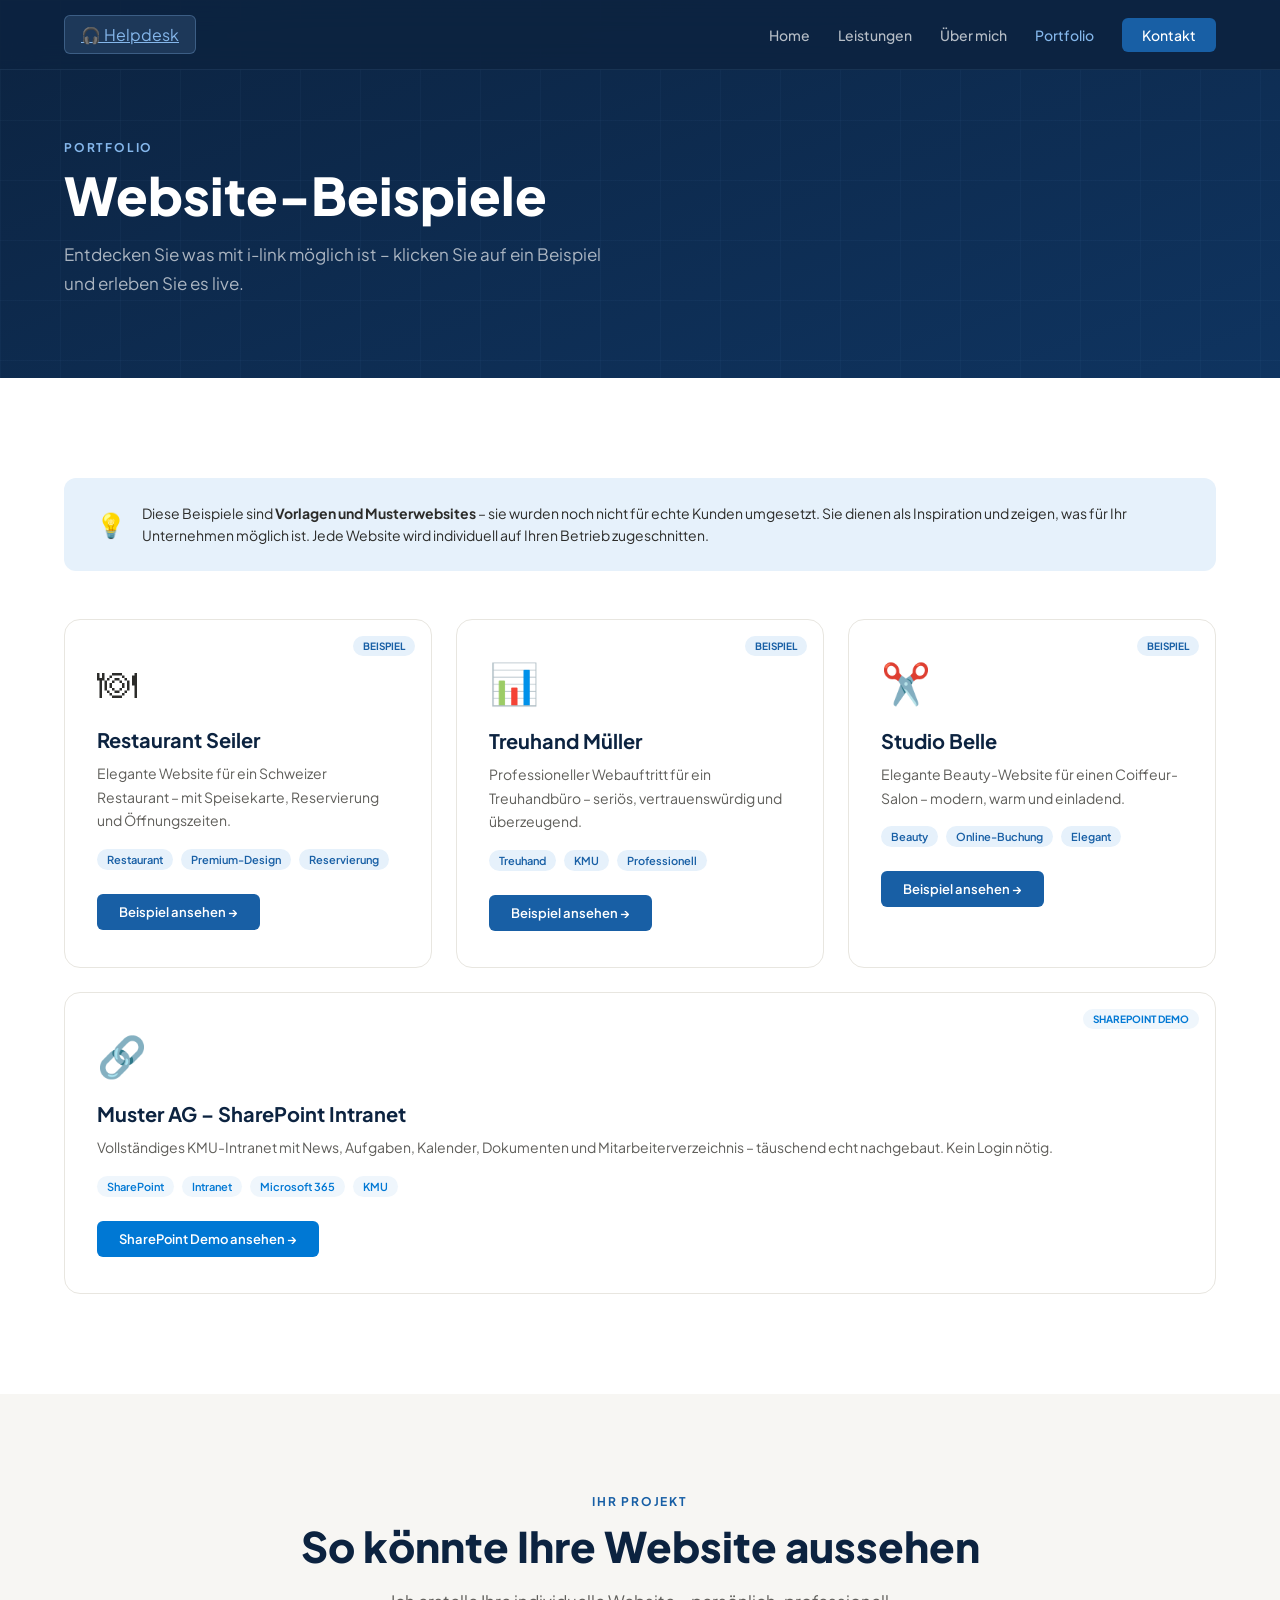
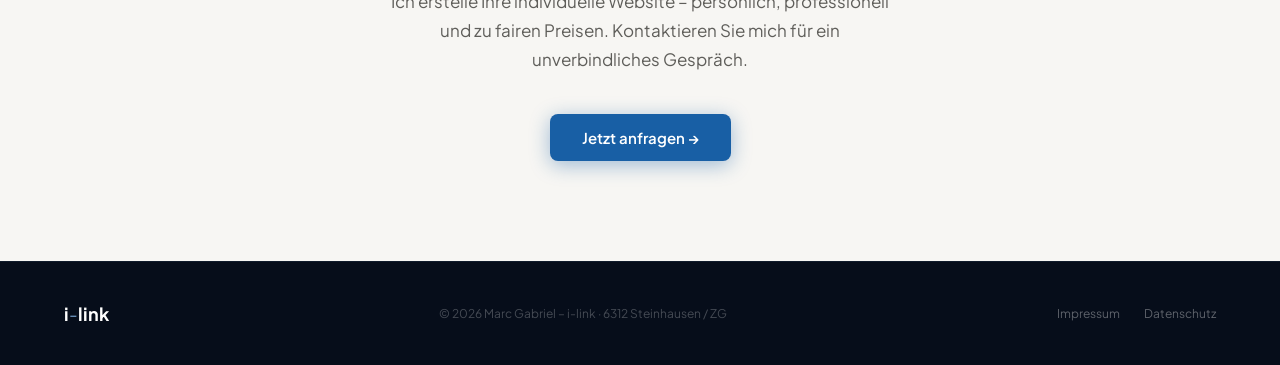
<file: portfolio.html>
<!DOCTYPE html>
<html lang="de">
<head>
  <meta charset="UTF-8">
  <meta name="viewport" content="width=device-width, initial-scale=1.0">
  <title>Portfolio – i-link</title>
  <link rel="stylesheet" href="style.css">
  <style>
    .portfolio-grid { display: grid; grid-template-columns: repeat(auto-fit, minmax(300px, 1fr)); gap: 24px; }
    .portfolio-card { background: var(--white); border: 1px solid #E8E6E0; border-radius: 16px; padding: 36px 32px; transition: transform 0.3s, box-shadow 0.3s; position: relative; overflow: hidden; }
    .portfolio-card:hover { transform: translateY(-8px); box-shadow: 0 24px 48px rgba(12,35,64,0.12); }
    .portfolio-badge { position: absolute; top: 16px; right: 16px; background: var(--blue-light); color: var(--blue-main); font-size: 10px; padding: 4px 10px; border-radius: 99px; font-weight: 700; }
    .portfolio-icon { font-size: 40px; margin-bottom: 20px; display: block; }
    .portfolio-title { font-size: 20px; font-weight: 700; color: var(--blue-dark); margin-bottom: 10px; }
    .portfolio-desc { font-size: 14px; color: var(--gray); line-height: 1.7; margin-bottom: 16px; }
    .portfolio-tags { display: flex; flex-wrap: wrap; gap: 8px; margin-bottom: 24px; }
    .portfolio-tag { font-size: 11px; background: var(--blue-light); color: var(--blue-main); padding: 4px 10px; border-radius: 99px; font-weight: 600; }
    .btn-demo { display: inline-block; background: var(--blue-main); color: #fff; padding: 10px 22px; border-radius: 6px; text-decoration: none; font-size: 13px; font-weight: 600; transition: background 0.2s, transform 0.2s; }
    .btn-demo:hover { background: #1a6dbf; transform: translateY(-2px); }
    .sp-card { grid-column: 1 / -1; }
    .info-box { background: var(--blue-light); border-radius: 12px; padding: 24px 32px; margin-bottom: 48px; display: flex; align-items: center; gap: 16px; }
    .info-box-icon { font-size: 24px; flex-shrink: 0; }
    .info-box-text { font-size: 14px; color: var(--anthrazit); line-height: 1.6; }
  </style>
</head>
<body>

<nav id="navbar">
  <a href="#" class="nav-helpdesk" id="nav-helpdesk" onclick="(function(){window.location.href='mailto:'+ 'helpdesk'+ '@'+ 'i-link.ch';return false;})()">🎧 Helpdesk</a>
  <ul class="nav-links">
    <li><a href="index.html">Home</a></li>
    <li><a href="leistungen.html">Leistungen</a></li>
    <li><a href="ueber-mich.html">Über mich</a></li>
    <li><a href="portfolio.html" class="active">Portfolio</a></li>
    <li><a href="kontakt.html" class="nav-cta">Kontakt</a></li>
  </ul>
  <div class="hamburger" id="hamburger" onclick="toggleMenu()">
    <span id="h1"></span><span id="h2"></span><span id="h3"></span>
  </div>
</nav>
<div class="mobile-menu" id="mobileMenu">
  <a href="index.html" onclick="toggleMenu()">Home</a>
  <a href="leistungen.html" onclick="toggleMenu()">Leistungen</a>
  <a href="ueber-mich.html" onclick="toggleMenu()">Über mich</a>
  <a href="portfolio.html" onclick="toggleMenu()">Portfolio</a>
  <a href="kontakt.html" onclick="toggleMenu()" class="nav-cta">Kontakt</a>
</div>

<div class="page-hero">
  <div class="page-hero-tag">Portfolio</div>
  <h1>Website-Beispiele</h1>
  <p>Entdecken Sie was mit i-link möglich ist – klicken Sie auf ein Beispiel und erleben Sie es live.</p>
</div>

<section class="section section-light">
  <div class="info-box reveal">
    <div class="info-box-icon">💡</div>
    <div class="info-box-text">Diese Beispiele sind <strong>Vorlagen und Musterwebsites</strong> – sie wurden noch nicht für echte Kunden umgesetzt. Sie dienen als Inspiration und zeigen, was für Ihr Unternehmen möglich ist. Jede Website wird individuell auf Ihren Betrieb zugeschnitten.</div>
  </div>

  <div class="portfolio-grid">
    <div class="portfolio-card reveal reveal-delay-1">
      <div class="portfolio-badge">BEISPIEL</div>
      <span class="portfolio-icon">🍽</span>
      <div class="portfolio-title">Restaurant Seiler</div>
      <p class="portfolio-desc">Elegante Website für ein Schweizer Restaurant – mit Speisekarte, Reservierung und Öffnungszeiten.</p>
      <div class="portfolio-tags">
        <span class="portfolio-tag">Restaurant</span>
        <span class="portfolio-tag">Premium-Design</span>
        <span class="portfolio-tag">Reservierung</span>
      </div>
      <a href="demo_restaurant.html" target="_blank" class="btn-demo">Beispiel ansehen →</a>
    </div>

    <div class="portfolio-card reveal reveal-delay-2">
      <div class="portfolio-badge">BEISPIEL</div>
      <span class="portfolio-icon">📊</span>
      <div class="portfolio-title">Treuhand Müller</div>
      <p class="portfolio-desc">Professioneller Webauftritt für ein Treuhandbüro – seriös, vertrauenswürdig und überzeugend.</p>
      <div class="portfolio-tags">
        <span class="portfolio-tag">Treuhand</span>
        <span class="portfolio-tag">KMU</span>
        <span class="portfolio-tag">Professionell</span>
      </div>
      <a href="demo_treuhand.html" target="_blank" class="btn-demo">Beispiel ansehen →</a>
    </div>

    <div class="portfolio-card reveal reveal-delay-3">
      <div class="portfolio-badge">BEISPIEL</div>
      <span class="portfolio-icon">✂️</span>
      <div class="portfolio-title">Studio Belle</div>
      <p class="portfolio-desc">Elegante Beauty-Website für einen Coiffeur-Salon – modern, warm und einladend.</p>
      <div class="portfolio-tags">
        <span class="portfolio-tag">Beauty</span>
        <span class="portfolio-tag">Online-Buchung</span>
        <span class="portfolio-tag">Elegant</span>
      </div>
      <a href="demo_coiffeur.html" target="_blank" class="btn-demo">Beispiel ansehen →</a>
    </div>

    <div class="portfolio-card sp-card reveal">
      <div class="portfolio-badge" style="background:#EFF6FC;color:#0078D4;">SHAREPOINT DEMO</div>
      <span class="portfolio-icon">🔗</span>
      <div class="portfolio-title">Muster AG – SharePoint Intranet</div>
      <p class="portfolio-desc">Vollständiges KMU-Intranet mit News, Aufgaben, Kalender, Dokumenten und Mitarbeiterverzeichnis – täuschend echt nachgebaut. Kein Login nötig.</p>
      <div class="portfolio-tags">
        <span class="portfolio-tag" style="background:#EFF6FC;color:#0078D4;">SharePoint</span>
        <span class="portfolio-tag" style="background:#EFF6FC;color:#0078D4;">Intranet</span>
        <span class="portfolio-tag" style="background:#EFF6FC;color:#0078D4;">Microsoft 365</span>
        <span class="portfolio-tag" style="background:#EFF6FC;color:#0078D4;">KMU</span>
      </div>
      <a href="demo_sharepoint.html" target="_blank" class="btn-demo" style="background:#0078D4;">SharePoint Demo ansehen →</a>
    </div>
  </div>
</section>

<!-- CTA -->
<section class="section section-gray">
  <div style="text-align:center;" class="reveal">
    <div class="section-tag">Ihr Projekt</div>
    <h2 class="section-title">So könnte Ihre Website aussehen</h2>
    <p style="font-size:17px;color:var(--gray);line-height:1.7;max-width:500px;margin:0 auto 40px;">Ich erstelle Ihre individuelle Website – persönlich, professionell und zu fairen Preisen. Kontaktieren Sie mich für ein unverbindliches Gespräch.</p>
    <a href="kontakt.html" class="btn-primary">Jetzt anfragen →</a>
  </div>
</section>

<footer>
  <div class="footer-logo">i<span>-</span>link</div>
  <div class="footer-copy">© 2026 Marc Gabriel – i-link · 6312 Steinhausen / ZG</div>
  <div class="footer-links">
    <a href="impressum.html">Impressum</a>
    <a href="datenschutz.html">Datenschutz</a>
  </div>
</footer>

<script src="script.js"></script>
</body>
</html>
</file>
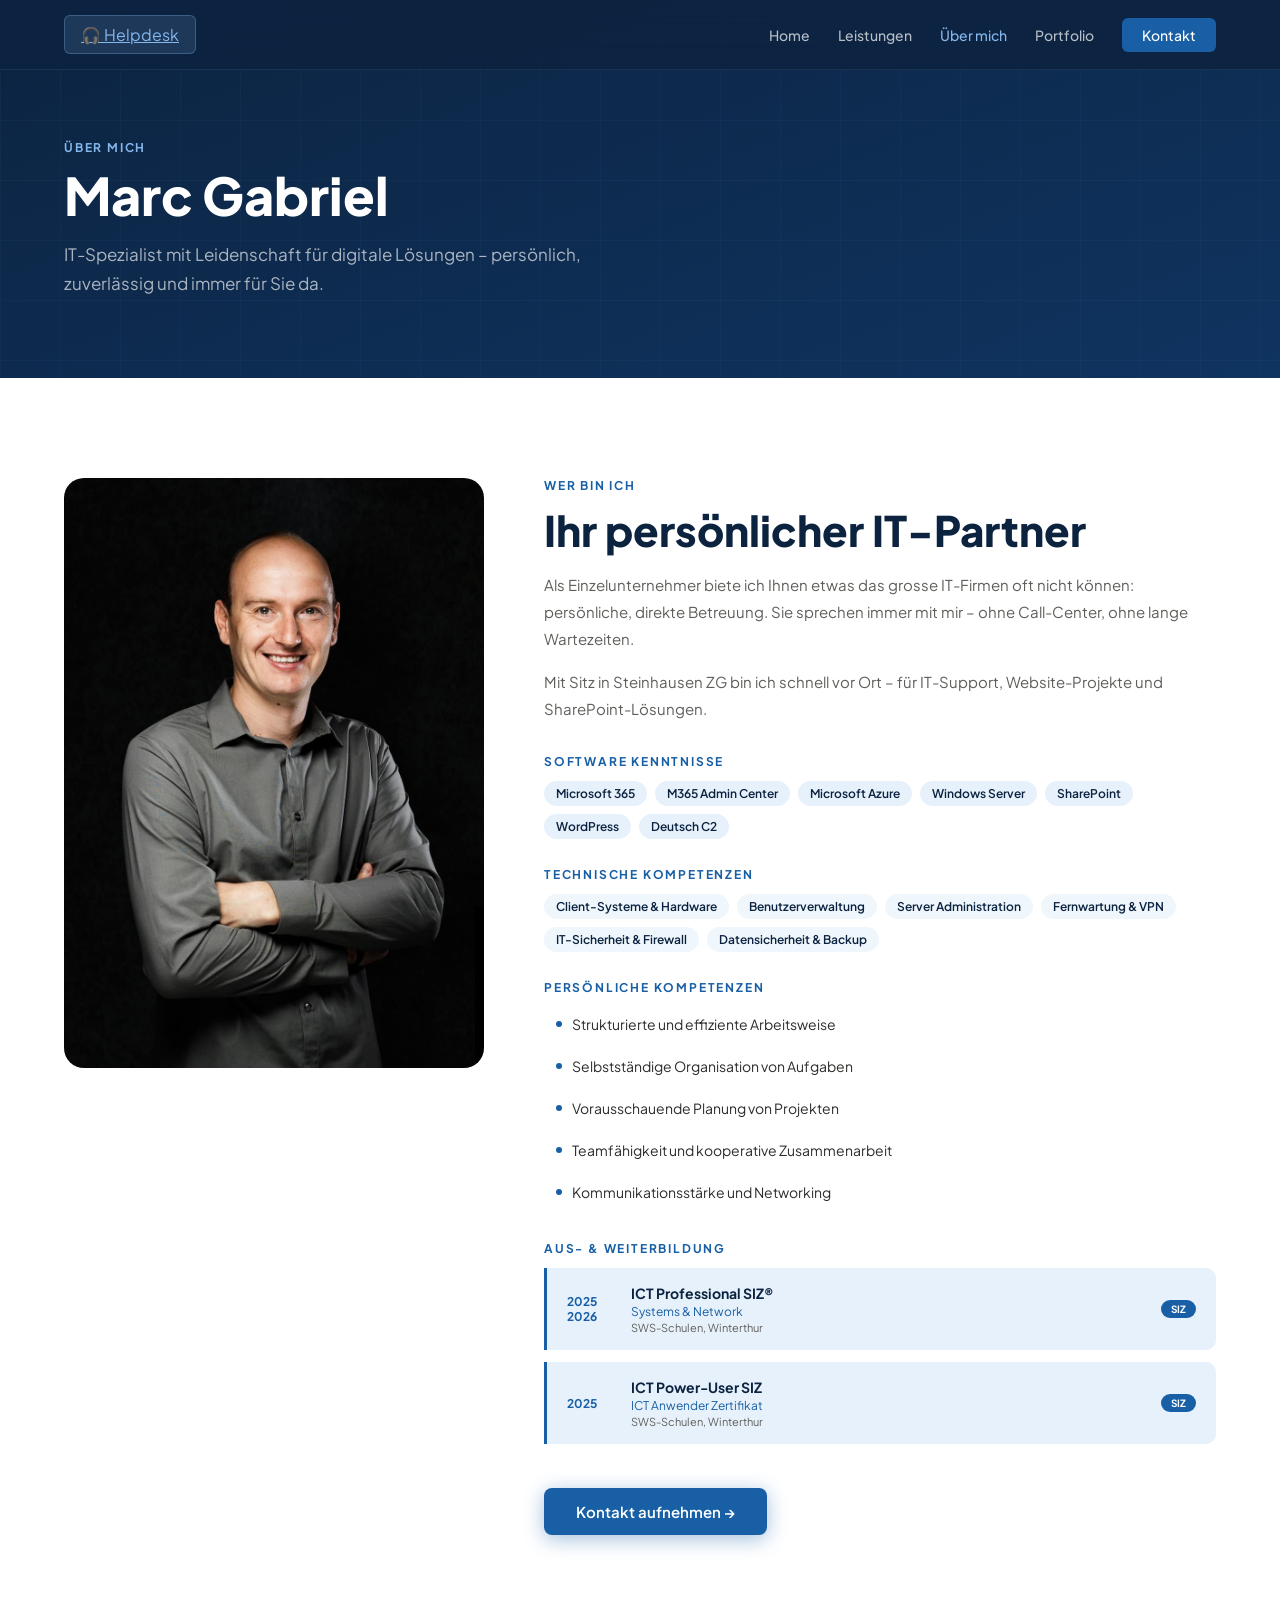
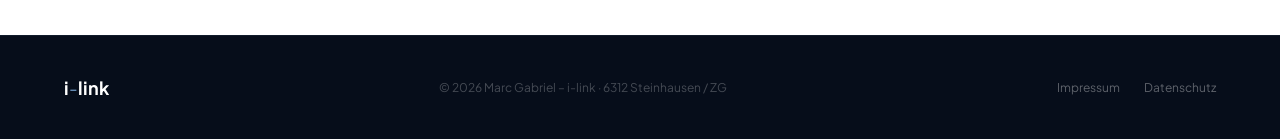
<file: ueber-mich.html>
<!DOCTYPE html>
<html lang="de">
<head>
  <meta charset="UTF-8">
  <meta name="viewport" content="width=device-width, initial-scale=1.0">
  <title>Über mich – i-link</title>
  <link rel="stylesheet" href="style.css">
  <style>
    .about-grid { display: grid; grid-template-columns: 1fr 1.6fr; gap: 60px; align-items: start; }
    .about-photo { border-radius: 20px; overflow: hidden; position: sticky; top: 90px; }
    .about-photo img { width: 100%; height: auto; display: block; }
    .tag-group { margin-bottom: 28px; }
    .tag-group-title { font-size: 12px; font-weight: 700; letter-spacing: 0.15em; color: var(--blue-main); text-transform: uppercase; margin-bottom: 12px; }
    .tags { display: flex; flex-wrap: wrap; gap: 8px; }
    .tag { background: var(--blue-light); color: var(--blue-dark); padding: 5px 12px; border-radius: 99px; font-size: 12px; font-weight: 600; }
    .tag-dark { background: #EFF6FC; color: #0C2340; }
    .comp-list { display: flex; flex-direction: column; gap: 8px; }
    .comp-item { display: flex; align-items: center; gap: 10px; font-size: 14px; color: var(--anthrazit); padding: 8px 12px; border-radius: 8px; transition: background 0.2s; }
    .comp-item:hover { background: var(--blue-light); }
    .comp-dot { width: 6px; height: 6px; border-radius: 50%; background: var(--blue-main); flex-shrink: 0; }
    .cert-card { background: var(--blue-light); border-left: 3px solid var(--blue-main); border-radius: 0 10px 10px 0; padding: 16px 20px; margin-bottom: 12px; display: flex; align-items: center; gap: 16px; }
    .cert-year { font-size: 12px; font-weight: 700; color: var(--blue-main); min-width: 48px; }
    .cert-title { font-size: 14px; font-weight: 700; color: var(--blue-dark); margin-bottom: 2px; }
    .cert-sub { font-size: 12px; color: var(--blue-main); margin-bottom: 2px; }
    .cert-school { font-size: 11px; color: var(--gray); }
    .cert-badge { margin-left: auto; background: var(--blue-main); color: white; font-size: 10px; padding: 3px 10px; border-radius: 99px; font-weight: 700; white-space: nowrap; }
    @media (max-width: 768px) { .about-grid { grid-template-columns: 1fr; } .about-photo { position: static; } }
  </style>
</head>
<body>

<nav id="navbar">
  <a href="#" class="nav-helpdesk" id="nav-helpdesk" onclick="(function(){window.location.href='mailto:'+ 'helpdesk'+ '@'+ 'i-link.ch';return false;})()">🎧 Helpdesk</a>
  <ul class="nav-links">
    <li><a href="index.html">Home</a></li>
    <li><a href="leistungen.html">Leistungen</a></li>
    <li><a href="ueber-mich.html" class="active">Über mich</a></li>
    <li><a href="portfolio.html">Portfolio</a></li>
    <li><a href="kontakt.html" class="nav-cta">Kontakt</a></li>
  </ul>
  <div class="hamburger" id="hamburger" onclick="toggleMenu()">
    <span id="h1"></span><span id="h2"></span><span id="h3"></span>
  </div>
</nav>
<div class="mobile-menu" id="mobileMenu">
  <a href="index.html" onclick="toggleMenu()">Home</a>
  <a href="leistungen.html" onclick="toggleMenu()">Leistungen</a>
  <a href="ueber-mich.html" onclick="toggleMenu()">Über mich</a>
  <a href="portfolio.html" onclick="toggleMenu()">Portfolio</a>
  <a href="kontakt.html" onclick="toggleMenu()" class="nav-cta">Kontakt</a>
</div>

<div class="page-hero">
  <div class="page-hero-tag">Über mich</div>
  <h1>Marc Gabriel</h1>
  <p>IT-Spezialist mit Leidenschaft für digitale Lösungen – persönlich, zuverlässig und immer für Sie da.</p>
</div>

<section class="section section-light">
  <div class="about-grid">
    <div class="about-photo reveal">
      <img src="Profilbild_Marc.jpg" alt="Marc Gabriel – i-link">
    </div>
    <div class="reveal reveal-delay-2">
      <div class="section-tag">Wer bin ich</div>
      <h2 class="section-title">Ihr persönlicher IT-Partner</h2>
      <p style="color:var(--gray);font-size:15px;line-height:1.8;margin-bottom:16px;">Als Einzelunternehmer biete ich Ihnen etwas das grosse IT-Firmen oft nicht können: persönliche, direkte Betreuung. Sie sprechen immer mit mir – ohne Call-Center, ohne lange Wartezeiten.</p>
      <p style="color:var(--gray);font-size:15px;line-height:1.8;margin-bottom:32px;">Mit Sitz in Steinhausen ZG bin ich schnell vor Ort – für IT-Support, Website-Projekte und SharePoint-Lösungen.</p>

      <div class="tag-group">
        <div class="tag-group-title">Software Kenntnisse</div>
        <div class="tags">
          <span class="tag">Microsoft 365</span>
          <span class="tag">M365 Admin Center</span>
          <span class="tag">Microsoft Azure</span>
          <span class="tag">Windows Server</span>
          <span class="tag">SharePoint</span>
          <span class="tag">WordPress</span>
          <span class="tag">Deutsch C2</span>
        </div>
      </div>

      <div class="tag-group">
        <div class="tag-group-title">Technische Kompetenzen</div>
        <div class="tags">
          <span class="tag tag-dark">Client-Systeme & Hardware</span>
          <span class="tag tag-dark">Benutzerverwaltung</span>
          <span class="tag tag-dark">Server Administration</span>
          <span class="tag tag-dark">Fernwartung & VPN</span>
          <span class="tag tag-dark">IT-Sicherheit & Firewall</span>
          <span class="tag tag-dark">Datensicherheit & Backup</span>
        </div>
      </div>

      <div class="tag-group">
        <div class="tag-group-title">Persönliche Kompetenzen</div>
        <div class="comp-list">
          <div class="comp-item"><div class="comp-dot"></div>Strukturierte und effiziente Arbeitsweise</div>
          <div class="comp-item"><div class="comp-dot"></div>Selbstständige Organisation von Aufgaben</div>
          <div class="comp-item"><div class="comp-dot"></div>Vorausschauende Planung von Projekten</div>
          <div class="comp-item"><div class="comp-dot"></div>Teamfähigkeit und kooperative Zusammenarbeit</div>
          <div class="comp-item"><div class="comp-dot"></div>Kommunikationsstärke und Networking</div>
        </div>
      </div>

      <div class="tag-group" style="margin-top:32px;">
        <div class="tag-group-title">Aus- & Weiterbildung</div>
        <div class="cert-card">
          <div class="cert-year">2025<br>2026</div>
          <div>
            <div class="cert-title">ICT Professional SIZ®</div>
            <div class="cert-sub">Systems & Network</div>
            <div class="cert-school">SWS-Schulen, Winterthur</div>
          </div>
          <span class="cert-badge">SIZ</span>
        </div>
        <div class="cert-card">
          <div class="cert-year">2025</div>
          <div>
            <div class="cert-title">ICT Power-User SIZ</div>
            <div class="cert-sub">ICT Anwender Zertifikat</div>
            <div class="cert-school">SWS-Schulen, Winterthur</div>
          </div>
          <span class="cert-badge">SIZ</span>
        </div>
      </div>

      <a href="kontakt.html" class="btn-primary" style="margin-top:16px;">Kontakt aufnehmen →</a>
    </div>
  </div>
</section>

<footer>
  <div class="footer-logo">i<span>-</span>link</div>
  <div class="footer-copy">© 2026 Marc Gabriel – i-link · 6312 Steinhausen / ZG</div>
  <div class="footer-links">
    <a href="impressum.html">Impressum</a>
    <a href="datenschutz.html">Datenschutz</a>
  </div>
</footer>

<script src="script.js"></script>
</body>
</html>
</file>
<file: style.css>
@import url('https://fonts.googleapis.com/css2?family=Plus+Jakarta+Sans:wght@300;400;500;600;700;800&display=swap');

:root {
  --blue-dark: #0C2340;
  --blue-main: #185FA5;
  --blue-mid: #85B7EB;
  --blue-light: #E6F1FB;
  --anthrazit: #2C2C2A;
  --gray: #5F5E5A;
  --gray-light: #F7F6F3;
  --white: #ffffff;
}

* { margin: 0; padding: 0; box-sizing: border-box; }
html { scroll-behavior: smooth; }
body { font-family: 'Plus Jakarta Sans', sans-serif; color: var(--anthrazit); background: var(--white); overflow-x: hidden; }

/* REVEAL */
.reveal { opacity: 0; transform: translateY(40px); transition: opacity 0.7s ease, transform 0.7s ease; }
.reveal.visible { opacity: 1; transform: translateY(0); }
.reveal-delay-1 { transition-delay: 0.1s; }
.reveal-delay-2 { transition-delay: 0.2s; }
.reveal-delay-3 { transition-delay: 0.3s; }
.reveal-delay-4 { transition-delay: 0.4s; }

/* NAV */
nav {
  position: fixed; top: 0; left: 0; right: 0; z-index: 100;
  background: rgba(12,35,64,0.92);
  backdrop-filter: blur(16px);
  padding: 0 5%; height: 70px;
  display: flex; align-items: center; justify-content: space-between;
  border-bottom: 1px solid rgba(133,183,235,0.1);
  transition: background 0.3s;
}
nav.scrolled { background: rgba(12,35,64,0.98); box-shadow: 0 4px 30px rgba(0,0,0,0.3); }
.nav-logo { display: flex; align-items: center; gap: 12px; text-decoration: none; }
.nav-logo-text { font-size: 24px; font-weight: 700; color: var(--white); }
.nav-logo-text span { font-weight: 300; color: var(--blue-mid); }
.nav-tagline { font-size: 10px; color: var(--blue-mid); letter-spacing: 0.1em; }
.nav-links { display: flex; gap: 28px; list-style: none; align-items: center; }
.nav-links a { color: rgba(255,255,255,0.7); text-decoration: none; font-size: 14px; font-weight: 500; transition: color 0.2s; position: relative; }
.nav-links a::after { content: ''; position: absolute; bottom: -4px; left: 0; right: 0; height: 2px; background: var(--blue-mid); transform: scaleX(0); transition: transform 0.25s ease; }
.nav-links a:hover { color: var(--white); }
.nav-links a:hover::after { transform: scaleX(1); }
.nav-links a.active { color: var(--blue-mid); }
.nav-cta { background: var(--blue-main) !important; color: var(--white) !important; padding: 8px 20px !important; border-radius: 6px !important; }
.nav-cta::after { display: none !important; }
.nav-cta:hover { background: #1a6dbf !important; }
.nav-helpdesk { background: rgba(133,183,235,0.15) !important; border: 1px solid rgba(133,183,235,0.3) !important; color: var(--blue-mid) !important; padding: 8px 16px !important; border-radius: 6px !important; display: flex !important; align-items: center !important; gap: 6px !important; }
.nav-helpdesk::after { display: none !important; }

/* HAMBURGER */
.hamburger { display: none; flex-direction: column; gap: 5px; cursor: pointer; padding: 4px; }
.hamburger span { width: 24px; height: 2px; background: white; border-radius: 2px; transition: all 0.3s ease; display: block; }
.mobile-menu { display: none; position: fixed; top: 70px; left: 0; right: 0; background: rgba(12,35,64,0.98); backdrop-filter: blur(16px); padding: 16px 0; z-index: 99; border-bottom: 1px solid rgba(133,183,235,0.1); }
.mobile-menu.open { display: block; }
.mobile-menu a { display: block; padding: 14px 24px; color: rgba(255,255,255,0.8); text-decoration: none; font-size: 15px; font-weight: 500; border-bottom: 1px solid rgba(255,255,255,0.05); transition: color 0.2s, background 0.2s; }
.mobile-menu a:hover { color: white; background: rgba(255,255,255,0.05); }
.mobile-menu .nav-cta { margin: 12px 24px 4px; background: var(--blue-main) !important; border-radius: 8px; text-align: center; }

/* PAGE HERO */
.page-hero { background: linear-gradient(160deg, var(--blue-dark) 0%, #0f3460 100%); padding: 140px 5% 80px; position: relative; overflow: hidden; }
.page-hero::before { content: ''; position: absolute; inset: 0; background-image: linear-gradient(rgba(133,183,235,0.04) 1px, transparent 1px), linear-gradient(90deg, rgba(133,183,235,0.04) 1px, transparent 1px); background-size: 60px 60px; pointer-events: none; }
.page-hero-tag { font-size: 12px; font-weight: 700; letter-spacing: 0.15em; color: var(--blue-mid); text-transform: uppercase; margin-bottom: 12px; position: relative; z-index: 1; }
.page-hero h1 { font-size: clamp(32px, 5vw, 52px); font-weight: 800; color: var(--white); line-height: 1.1; position: relative; z-index: 1; }
.page-hero p { font-size: 17px; color: rgba(255,255,255,0.65); margin-top: 16px; max-width: 560px; line-height: 1.7; position: relative; z-index: 1; }

/* SECTIONS */
.section { padding: 100px 5%; }
.section-light { background: var(--white); }
.section-gray { background: var(--gray-light); }
.section-tag { font-size: 12px; font-weight: 700; letter-spacing: 0.15em; color: var(--blue-main); text-transform: uppercase; margin-bottom: 12px; }
.section-title { font-size: clamp(28px, 3.5vw, 42px); font-weight: 800; color: var(--blue-dark); line-height: 1.2; margin-bottom: 16px; }
.section-sub { font-size: 17px; color: var(--gray); line-height: 1.7; max-width: 560px; margin-bottom: 56px; }

/* CARDS */
.services-grid { display: grid; grid-template-columns: repeat(auto-fit, minmax(280px, 1fr)); gap: 24px; }
.service-card { background: var(--white); border: 1px solid #E8E6E0; border-radius: 16px; padding: 36px 32px; transition: transform 0.3s ease, box-shadow 0.3s ease; cursor: pointer; position: relative; overflow: hidden; }
.service-card::before { content: ''; position: absolute; top: 0; left: 0; right: 0; height: 3px; background: linear-gradient(90deg, var(--blue-main), var(--blue-mid)); transform: scaleX(0); transition: transform 0.3s ease; transform-origin: left; }
.service-card:hover { transform: translateY(-8px); box-shadow: 0 24px 48px rgba(12,35,64,0.12); border-color: transparent; }
.service-card:hover::before { transform: scaleX(1); }
.service-icon { width: 56px; height: 56px; background: var(--blue-light); border-radius: 14px; display: flex; align-items: center; justify-content: center; font-size: 26px; margin-bottom: 24px; transition: transform 0.3s ease; }
.service-card:hover .service-icon { transform: scale(1.1) rotate(-5deg); }
.service-title { font-size: 20px; font-weight: 700; color: var(--blue-dark); margin-bottom: 12px; }
.service-desc { font-size: 14px; color: var(--gray); line-height: 1.7; margin-bottom: 20px; }
.service-list { list-style: none; }
.service-list li { font-size: 13px; color: var(--gray); padding: 5px 0; display: flex; align-items: center; gap: 8px; }
.service-list li::before { content: '✓'; color: var(--blue-main); font-weight: 700; font-size: 12px; flex-shrink: 0; }

/* BUTTONS */
.btn-primary { background: var(--blue-main); color: var(--white); padding: 14px 32px; border-radius: 8px; font-size: 15px; font-weight: 600; text-decoration: none; transition: background 0.2s, transform 0.2s, box-shadow 0.2s; box-shadow: 0 4px 20px rgba(24,95,165,0.4); display: inline-block; }
.btn-primary:hover { background: #1a6dbf; transform: translateY(-3px); box-shadow: 0 8px 30px rgba(24,95,165,0.5); }
.btn-secondary { background: rgba(255,255,255,0.08); color: var(--white); padding: 14px 32px; border-radius: 8px; font-size: 15px; font-weight: 600; text-decoration: none; border: 1px solid rgba(255,255,255,0.18); transition: background 0.2s, transform 0.2s; display: inline-block; }
.btn-secondary:hover { background: rgba(255,255,255,0.15); transform: translateY(-3px); }

/* FOOTER */
footer { background: #060D1A; padding: 40px 5%; display: flex; justify-content: space-between; align-items: center; flex-wrap: wrap; gap: 16px; border-top: 1px solid rgba(133,183,235,0.08); }
.footer-logo { font-size: 18px; font-weight: 700; color: var(--white); }
.footer-logo span { font-weight: 300; color: var(--blue-mid); }
.footer-copy { font-size: 12px; color: rgba(255,255,255,0.25); }
.footer-links { display: flex; gap: 24px; }
.footer-links a { font-size: 12px; color: rgba(255,255,255,0.35); text-decoration: none; transition: color 0.2s; }
.footer-links a:hover { color: var(--white); }

/* CONTACT */
.contact-wrapper { background: var(--blue-dark); border-radius: 24px; padding: 80px 60px; display: grid; grid-template-columns: 1fr 1fr; gap: 80px; align-items: center; position: relative; overflow: hidden; }
.contact-wrapper::before { content: ''; position: absolute; top: -100px; right: -100px; width: 300px; height: 300px; background: radial-gradient(circle, rgba(133,183,235,0.08) 0%, transparent 70%); border-radius: 50%; }
.contact-info { margin-top: 32px; display: flex; flex-direction: column; gap: 16px; }
.contact-row { display: flex; align-items: center; gap: 16px; padding: 12px; border-radius: 10px; transition: background 0.2s; }
.contact-row:hover { background: rgba(255,255,255,0.05); }
.contact-icon { width: 44px; height: 44px; background: rgba(133,183,235,0.12); border-radius: 10px; display: flex; align-items: center; justify-content: center; font-size: 18px; flex-shrink: 0; }
.contact-label { font-size: 11px; color: rgba(255,255,255,0.35); margin-bottom: 2px; }
.contact-value { font-size: 14px; color: var(--white); font-weight: 500; }
.contact-value a { color: var(--blue-mid); text-decoration: none; }
.form-group { display: flex; flex-direction: column; gap: 6px; margin-bottom: 16px; }
.form-label { font-size: 12px; color: rgba(255,255,255,0.55); font-weight: 500; }
.form-input { background: rgba(255,255,255,0.07); border: 1px solid rgba(255,255,255,0.12); border-radius: 8px; padding: 12px 16px; color: var(--white); font-size: 14px; font-family: inherit; outline: none; transition: border-color 0.2s, background 0.2s; }
.form-input:focus { border-color: var(--blue-mid); background: rgba(255,255,255,0.1); }
.form-input::placeholder { color: rgba(255,255,255,0.25); }
textarea.form-input { resize: vertical; min-height: 120px; }
.form-submit { background: var(--blue-main); color: var(--white); border: none; padding: 14px 32px; border-radius: 8px; font-size: 15px; font-weight: 600; font-family: inherit; cursor: pointer; transition: background 0.2s, transform 0.2s; width: 100%; }
.form-submit:hover { background: #1a6dbf; transform: translateY(-2px); }

/* RESPONSIVE */
@media (max-width: 768px) {
  .nav-links { display: none; }
  .hamburger { display: flex; }
  .section { padding: 60px 5%; }
  .services-grid { grid-template-columns: 1fr; }
  .contact-wrapper { grid-template-columns: 1fr; padding: 40px 24px; gap: 40px; }
  footer { flex-direction: column; text-align: center; }
  .footer-links { justify-content: center; }
}
</file>
